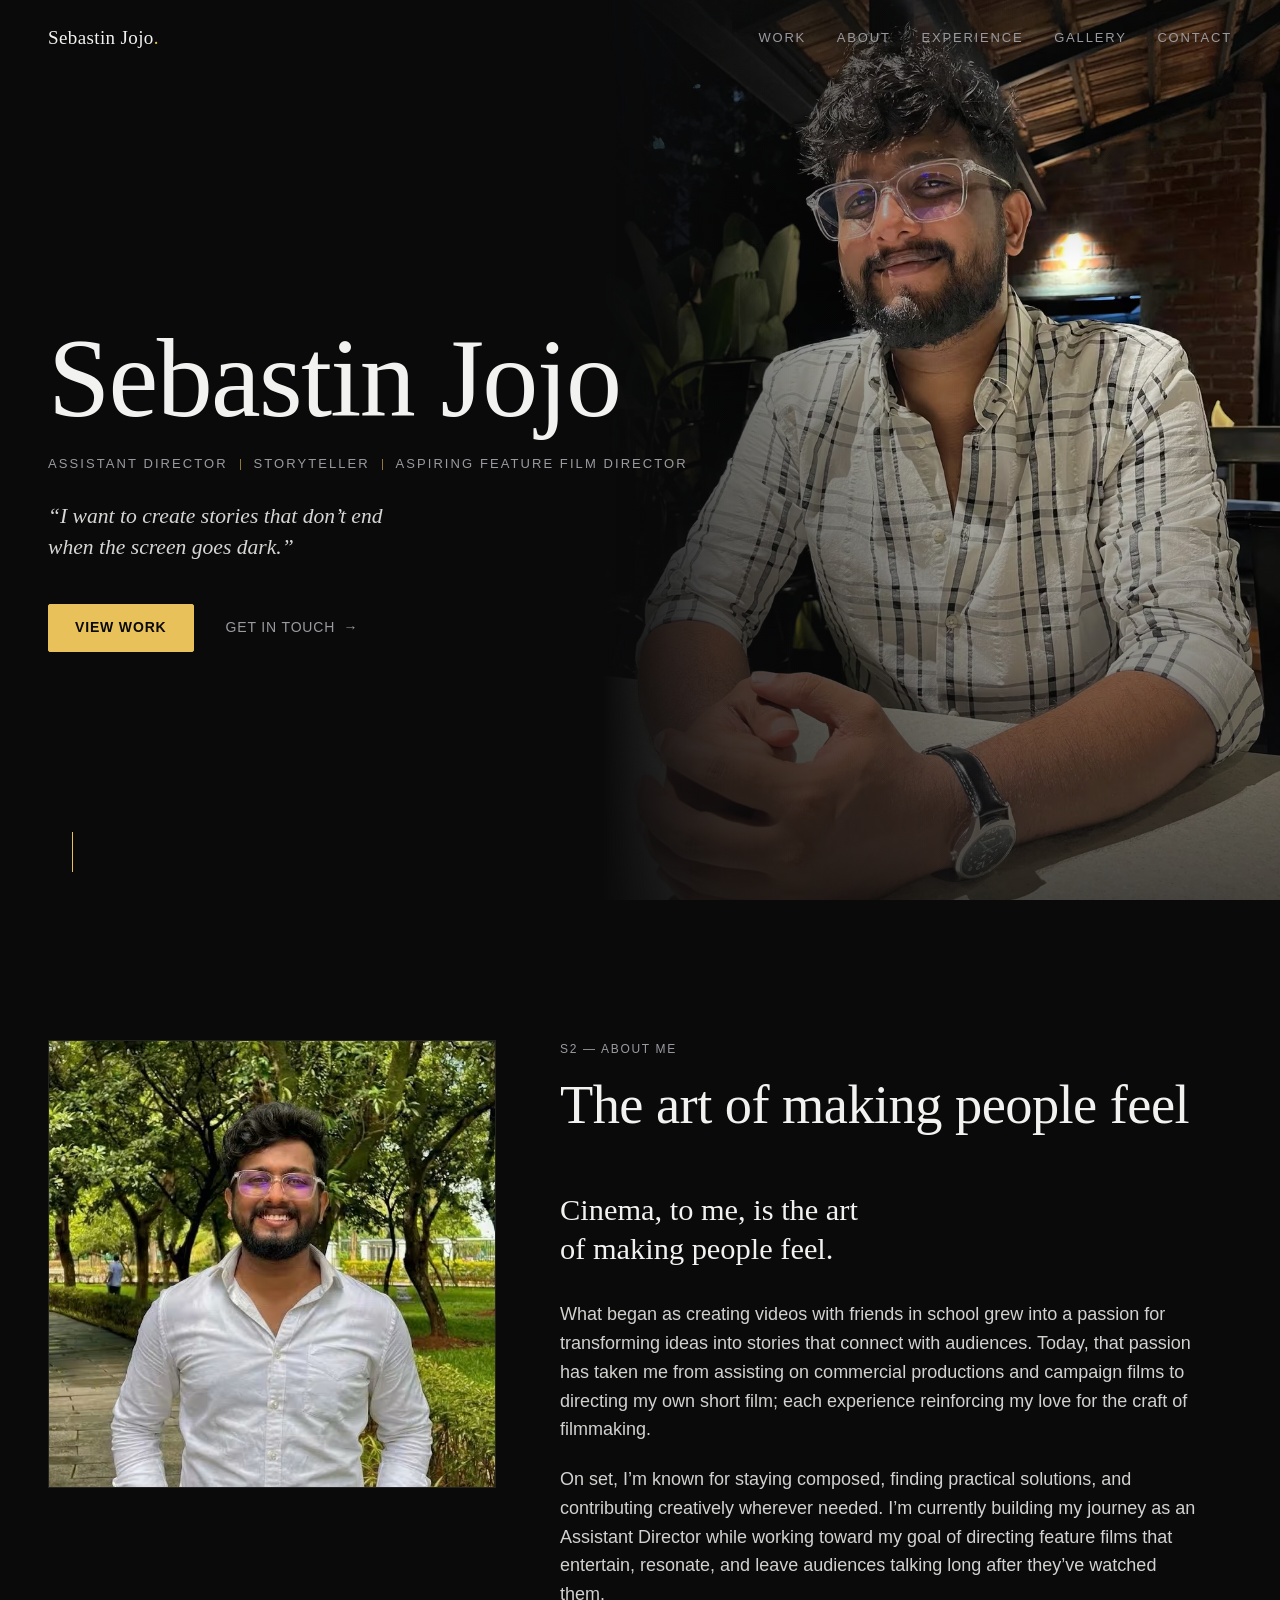
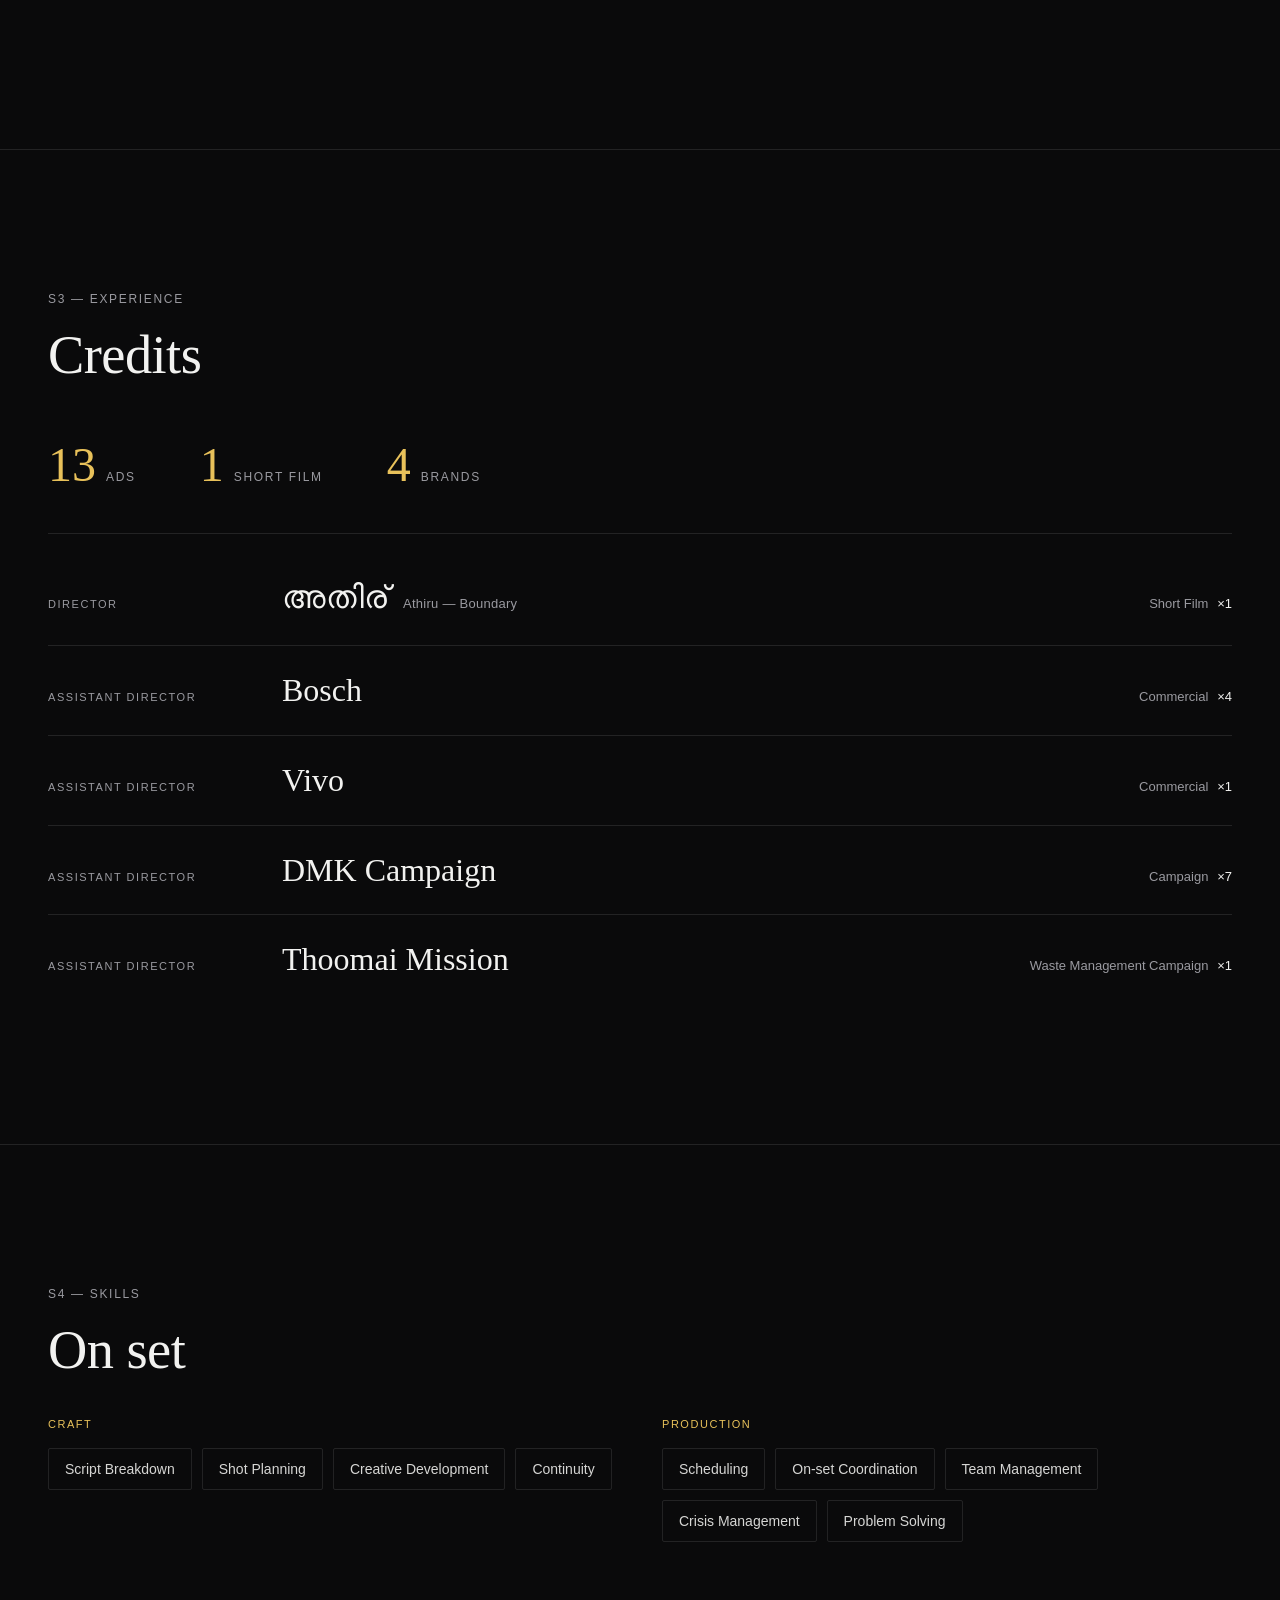
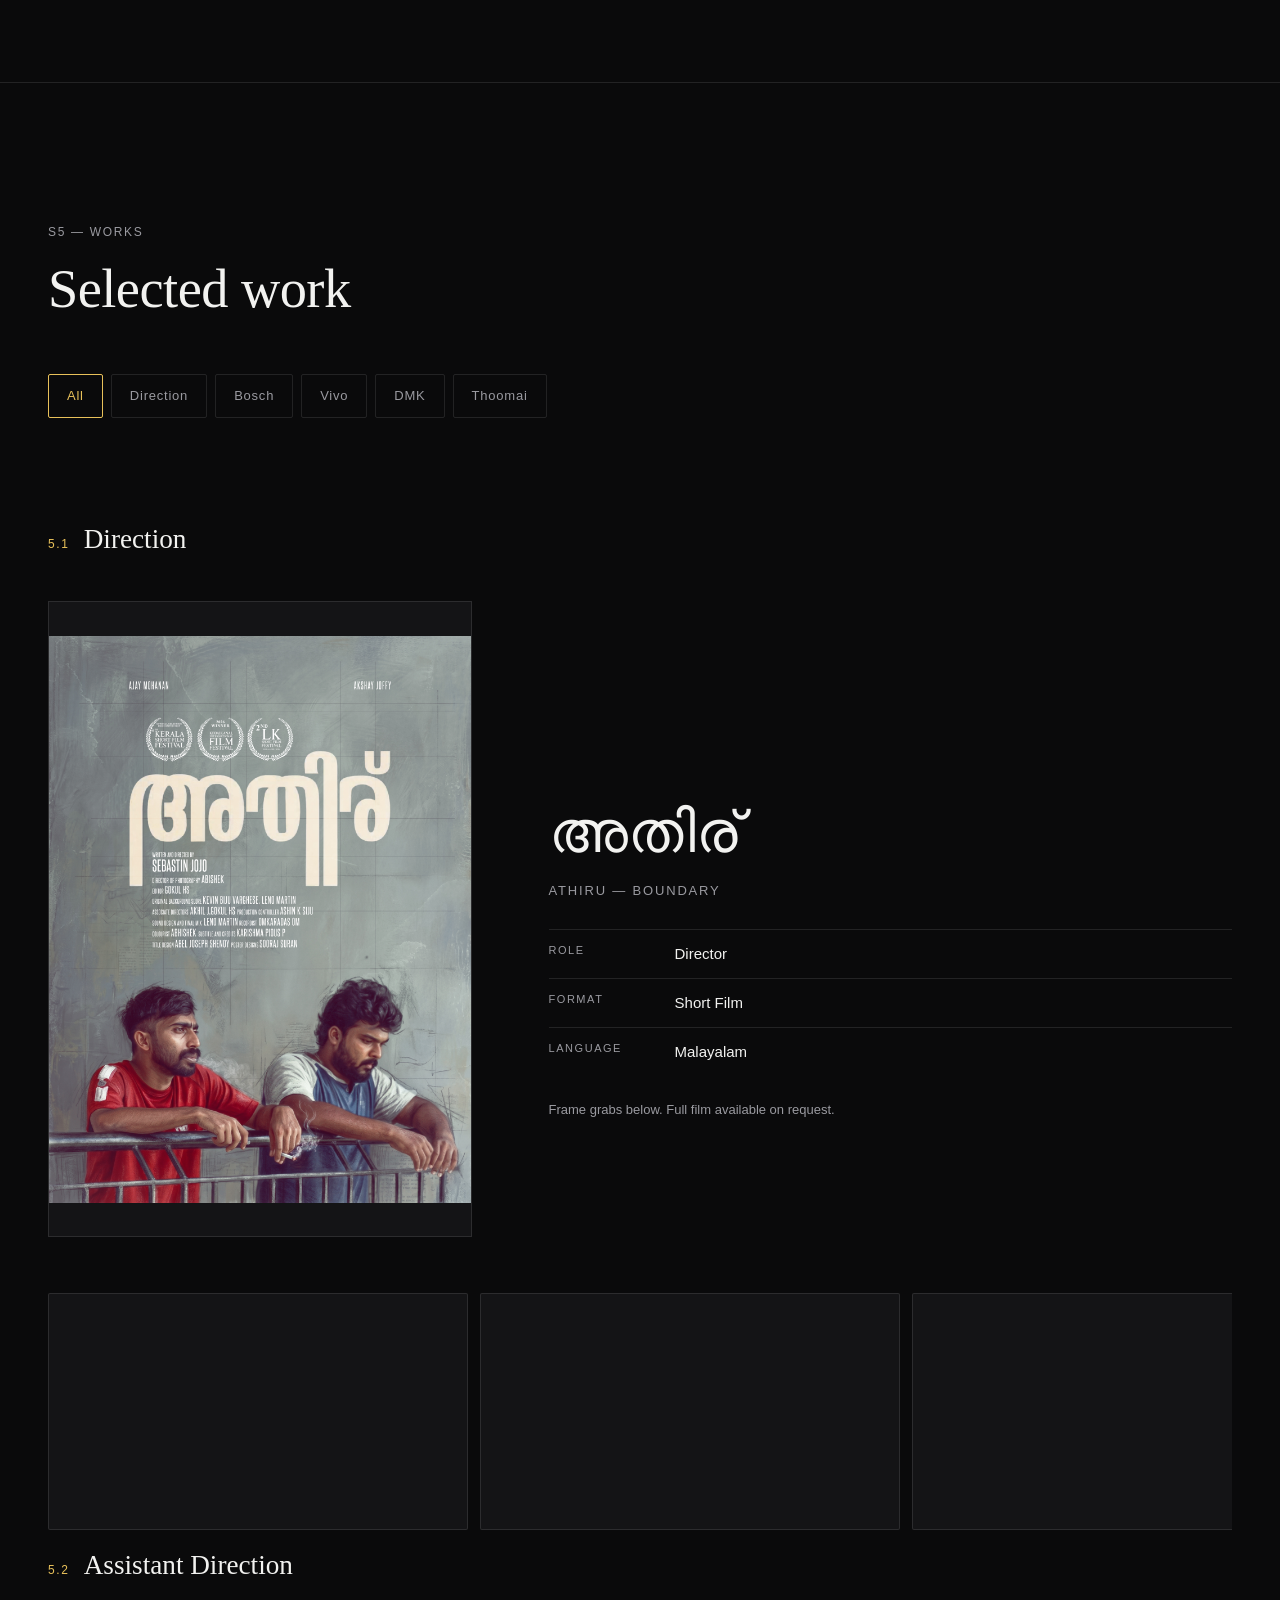
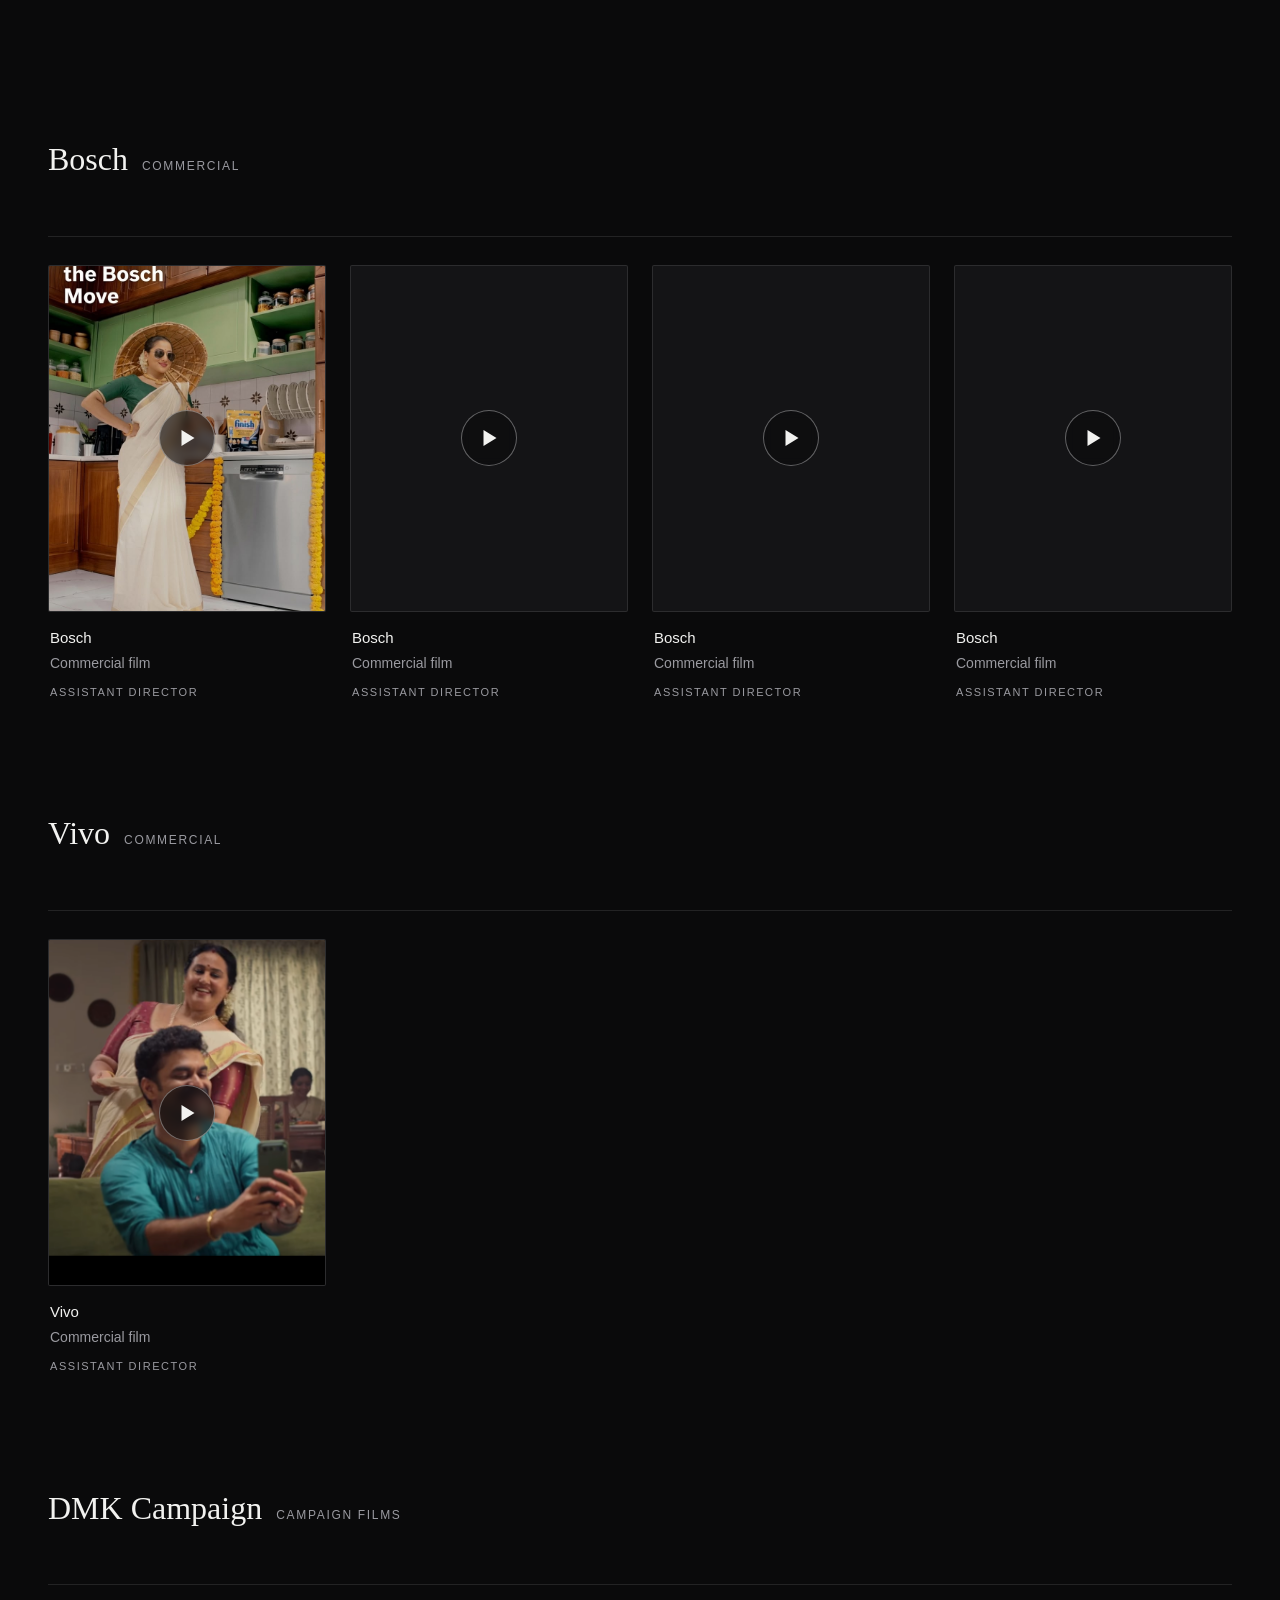
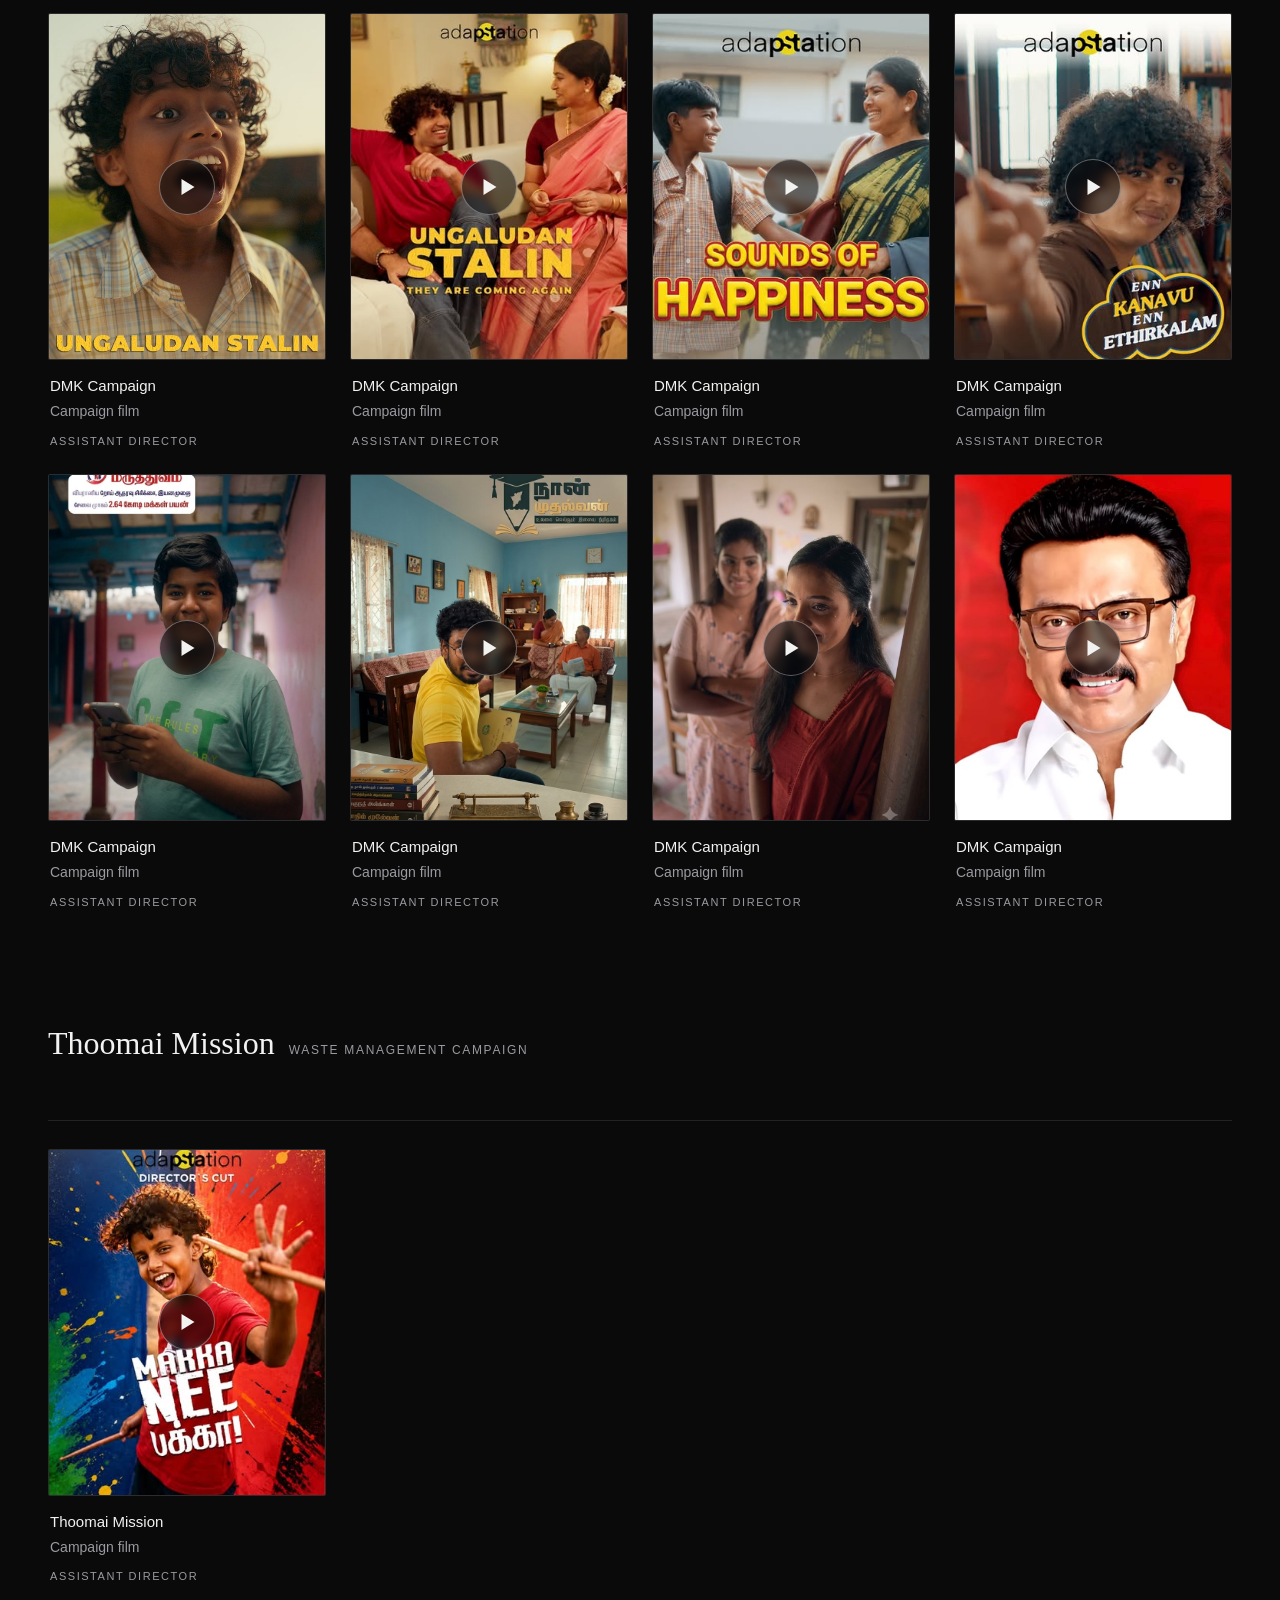
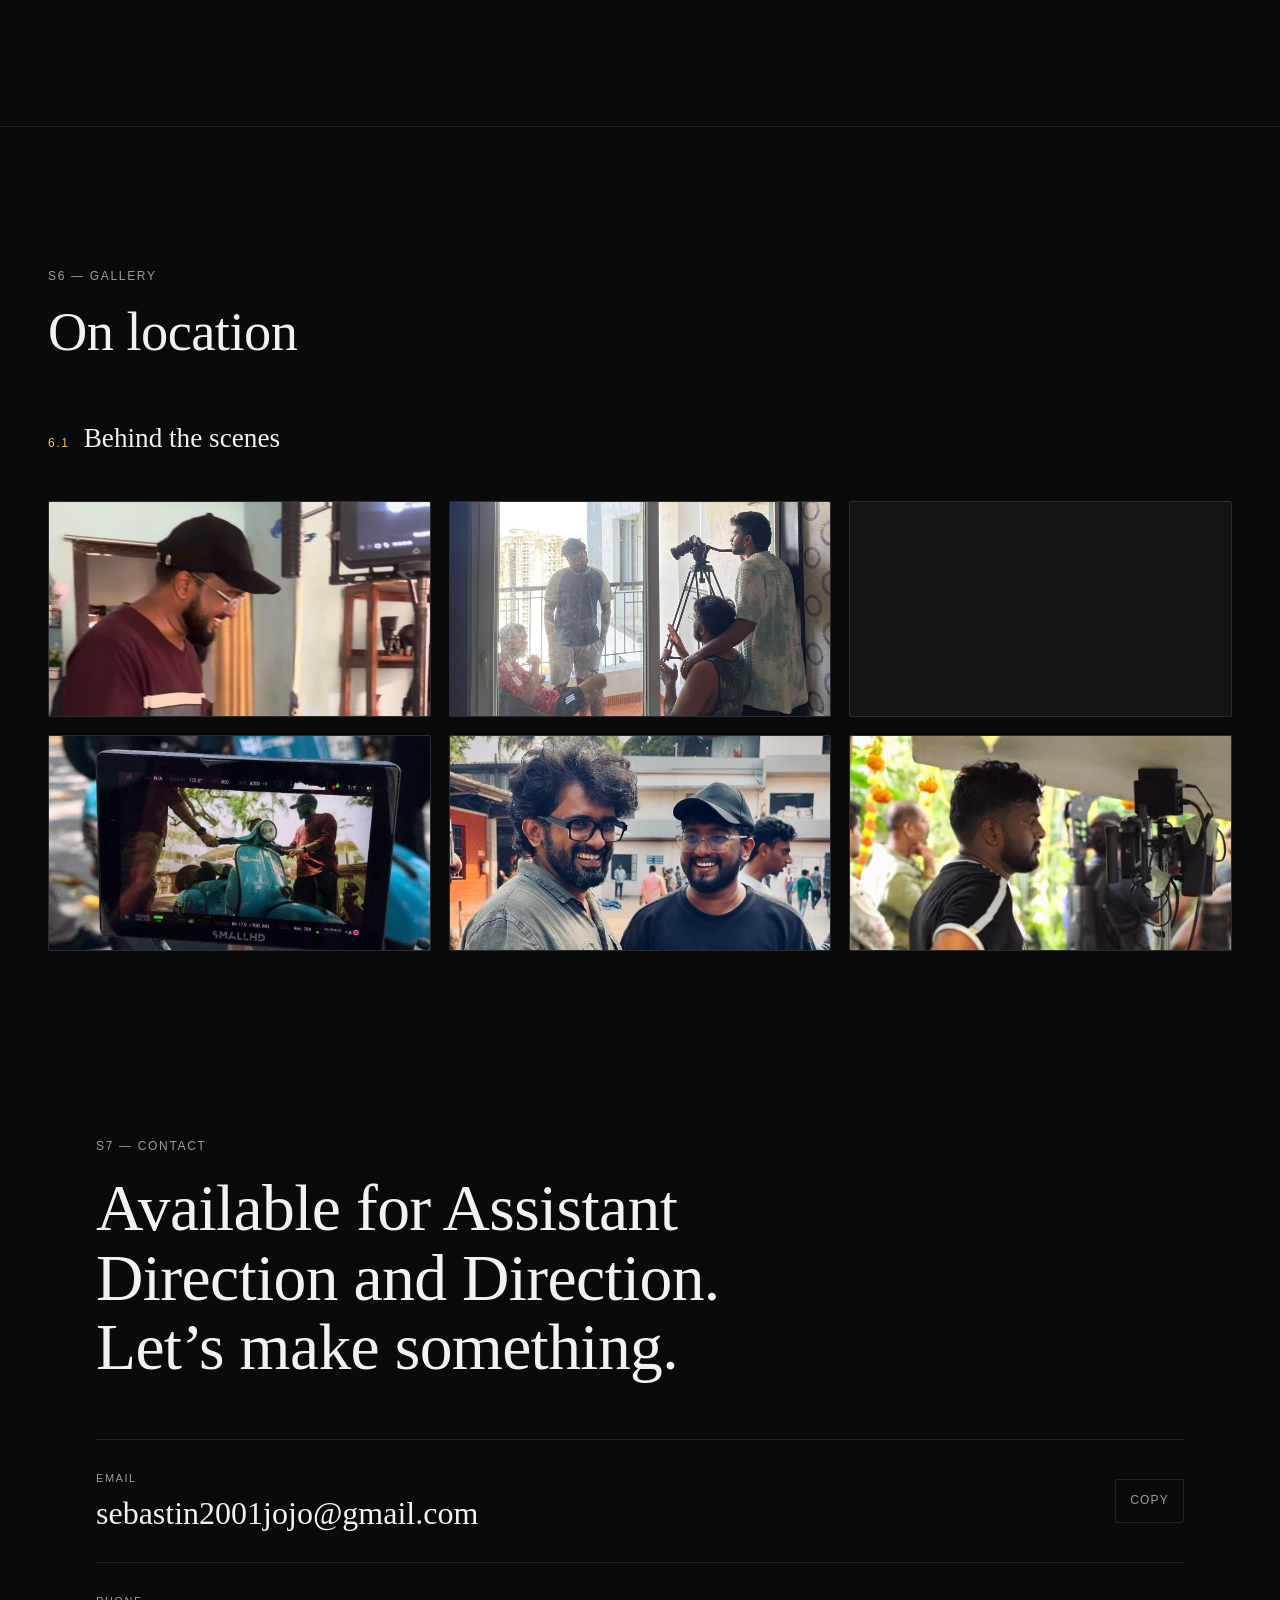
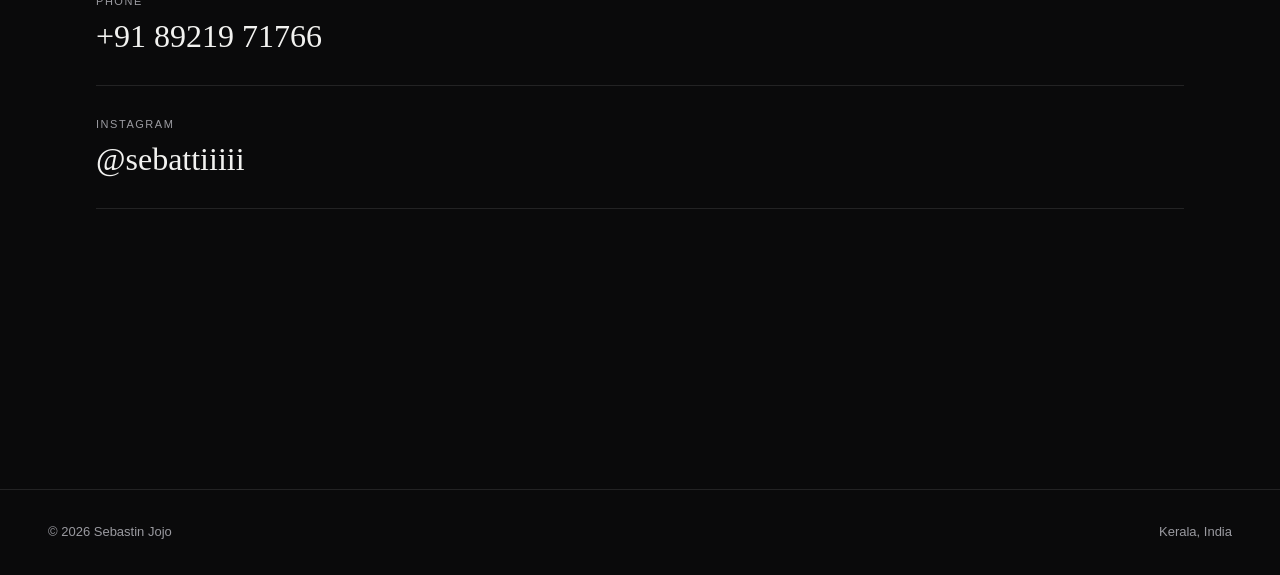
<file: index.html>
<!DOCTYPE html>
<html lang="en" class="no-js">
<head>
<meta charset="utf-8">
<meta name="viewport" content="width=device-width, initial-scale=1">

<!-- ============================================================
     SEO + SHARING  (PRD §10)
     Replace https://sebastinjojo.com/ everywhere below once the
     domain is live (Q6). It appears in: canonical, og:url,
     twitter:url, JSON-LD url, and sitemap.xml.
     ============================================================ -->
<title>Sebastin Jojo — Assistant Director &amp; Filmmaker</title>
<meta name="description" content="Sebastin Jojo is an Assistant Director and storyteller. Commercial and campaign films for Bosch, Vivo, DMK and Thoomai Mission, plus the Malayalam short film Athiru.">
<link rel="canonical" href="https://sebastinjojo.com/">

<meta property="og:type" content="profile">
<meta property="og:title" content="Sebastin Jojo — Assistant Director &amp; Filmmaker">
<meta property="og:description" content="Assistant Director and storyteller. Commercials for Bosch and Vivo, campaign films for DMK and Thoomai Mission, and the short film Athiru.">
<meta property="og:url" content="https://sebastinjojo.com/">
<meta property="og:image" content="https://sebastinjojo.com/assets/og-image.jpg">
<meta property="og:image:width" content="1200">
<meta property="og:image:height" content="630">
<meta property="og:image:alt" content="Sebastin Jojo — Assistant Director, Storyteller, Aspiring Feature Film Director">
<meta property="og:locale" content="en_IN">
<meta property="profile:first_name" content="Sebastin">
<meta property="profile:last_name" content="Jojo">

<meta name="twitter:card" content="summary_large_image">
<meta name="twitter:title" content="Sebastin Jojo — Assistant Director &amp; Filmmaker">
<meta name="twitter:description" content="Assistant Director and storyteller. Commercials for Bosch and Vivo, campaign films for DMK and Thoomai Mission, and the short film Athiru.">
<meta name="twitter:image" content="https://sebastinjojo.com/assets/og-image.jpg">

<meta name="theme-color" content="#0A0A0B">
<link rel="icon" href="assets/favicon.svg" type="image/svg+xml">
<link rel="apple-touch-icon" href="assets/apple-touch-icon.png">

<!-- LCP: the hero portrait is preloaded in its smallest useful form.
     imagesrcset mirrors the <picture> below exactly. -->
<link rel="preload" as="image" type="image/avif"
      href="assets/img/hero/portrait-640.avif"
      imagesrcset="assets/img/hero/portrait-640.avif 640w, assets/img/hero/portrait-1000.avif 1000w, assets/img/hero/portrait-1280.avif 1280w"
      imagesizes="(min-width: 1024px) 52vw, 100vw"
      fetchpriority="high">

<!-- ============================================================
     CRITICAL CSS — first screen only (PRD §9).
     Everything else lives in css/style.css and is loaded without
     blocking render. Do not add page styling here.
     ============================================================ -->
<style>
:root{
  --bg:#0A0A0B; --surface:#141416; --text:#F2F2F0; --text-muted:#8A8A8F;
  --accent:#E8C15A; --rule:rgba(255,255,255,.10); --radius:2px;
  --gutter:clamp(20px,5vw,48px); --maxw:1320px; --header-h:64px;
  --font-display:"Iowan Old Style","Palatino Linotype","Palatino",P052,Georgia,"Times New Roman",serif;
  --font-body:-apple-system,BlinkMacSystemFont,"Segoe UI",Roboto,"Helvetica Neue",Arial,sans-serif;
  --font-ml:"Noto Sans Malayalam","Manjari","Nirmala UI","Malayalam Sangam MN",sans-serif;
  --ease:cubic-bezier(.16,1,.3,1);
}
@media (min-width:1024px){ :root{ --header-h:76px; } }
*,*::before,*::after{box-sizing:border-box}
html{-webkit-text-size-adjust:100%;scroll-behavior:smooth}
body{margin:0;background:var(--bg);color:var(--text);font-family:var(--font-body);
  font-size:17px;line-height:1.6;-webkit-font-smoothing:antialiased;overflow-x:hidden}
@media (min-width:1024px){body{font-size:18px}}
img{display:block;max-width:100%;height:auto}
a{color:inherit}
h1,h2,h3,p,figure,ul,ol{margin:0}
:where(a,button,summary,[tabindex]):focus-visible{outline:2px solid var(--accent);outline-offset:2px;border-radius:var(--radius)}
.container{width:100%;max-width:var(--maxw);margin-inline:auto;padding-inline:var(--gutter)}
.skip{position:absolute;left:-9999px;top:0;z-index:100;background:var(--accent);color:#000;
  padding:12px 18px;font-weight:600}
.skip:focus{left:8px;top:8px}

.site-header{position:fixed;inset:0 0 auto;z-index:60;height:var(--header-h);
  display:flex;align-items:center;transition:background-color .3s var(--ease),border-color .3s var(--ease)}
.site-header::after{content:"";position:absolute;inset:auto 0 0;height:1px;background:transparent;transition:background-color .3s var(--ease)}
.site-header.is-stuck{background:rgba(10,10,11,.78);-webkit-backdrop-filter:blur(14px);backdrop-filter:blur(14px)}
.site-header.is-stuck::after{background:var(--rule)}
.site-header .container{display:flex;align-items:center;justify-content:space-between;gap:16px}
.brand{font-family:var(--font-display);font-size:19px;letter-spacing:.02em;text-decoration:none;
  white-space:nowrap;display:inline-flex;align-items:center;min-height:44px}
.brand span{color:var(--accent)}
.nav__list{display:none}
.nav-toggle{display:inline-flex;align-items:center;justify-content:center;width:44px;height:44px;
  margin-right:-10px;background:none;border:0;color:inherit;cursor:pointer}
.nav-toggle rect{fill:currentColor;transition:transform .3s var(--ease),opacity .2s linear;transform-origin:center}
@media (min-width:768px){
  .nav-toggle{display:none}
  .nav__list{display:flex;gap:clamp(18px,2.4vw,36px);list-style:none;padding:0}
  /* padding-block gives a 44px touch target on tablets without
     changing how the link looks */
  .nav__link{position:relative;display:inline-flex;align-items:center;min-height:44px;
    text-decoration:none;font-size:13px;letter-spacing:.14em;
    text-transform:uppercase;color:var(--text-muted);padding:13px 0;transition:color .25s var(--ease)}
  .nav__link:hover,.nav__link.is-active{color:var(--text)}
  .nav__link::after{content:"";position:absolute;left:0;right:0;bottom:11px;height:1px;
    background:var(--accent);transform:scaleX(0);transform-origin:left;transition:transform .3s var(--ease)}
  .nav__link.is-active::after{transform:scaleX(1)}
}

.hero{position:relative;isolation:isolate}
.hero__media{position:absolute;inset:0;z-index:-1;overflow:hidden}
.hero__media img{width:100%;height:100%;object-fit:cover;object-position:52% 16%}
.hero__scrim{position:absolute;inset:0;
  background:linear-gradient(to bottom,rgba(10,10,11,.72) 0%,rgba(10,10,11,.30) 34%,rgba(10,10,11,.86) 74%,var(--bg) 100%)}
.hero__inner{position:relative;min-height:100vh;min-height:100svh;
  display:flex;flex-direction:column;justify-content:flex-end;
  padding-block:calc(var(--header-h) + 40px) clamp(84px,16vh,132px)}
/* The vh term caps the name on short viewports — 11vw of a landscape phone
   is ~93px, which pushes the CTAs off the bottom of a 390px-tall screen. */
.hero__name{font-family:var(--font-display);font-weight:400;line-height:.98;
  font-size:clamp(2.75rem,min(11vw,15vh),7rem);letter-spacing:-.015em;text-wrap:balance}
/* Three roles do not fit on one line inside the hero's text column at most
   widths, and a wrapped separator always looks like a mistake. So they stack
   as a title card until there is genuinely room for the inline rules. */
.hero__role{margin-top:20px;font-size:clamp(11px,2.6vw,13px);letter-spacing:.16em;
  text-transform:uppercase;color:var(--text-muted);
  display:flex;flex-direction:column;gap:.45em}
.hero__role span{display:inline-flex;align-items:center;white-space:nowrap}
@media (min-width:1200px){
  .hero__role{flex-direction:row;align-items:center;gap:.95em}
  .hero__role span + span::before{content:"";width:1px;height:.9em;
    background:var(--accent);opacity:.6;margin-right:.95em}
}
.hero__quote{margin-top:26px;max-width:34ch;font-family:var(--font-display);font-style:italic;
  font-size:clamp(1.05rem,3.4vw,1.35rem);line-height:1.45;color:rgba(242,242,240,.88)}
/* The full-bleed treatment above needs a tall viewport — cropping a 3:4
   portrait into a short landscape box lands on the dark ceiling and the hero
   reads as a black screen. So the two-column split takes over whenever the
   viewport is landscape-ish, not only at desktop widths. */
@media (min-width:1024px), (min-width:640px) and (min-aspect-ratio:1/1){
  .hero__media{left:47%;top:0;bottom:0;right:0}
  .hero__media img{object-position:50% 12%}
  .hero__scrim{background:linear-gradient(to right,var(--bg) 0%,rgba(10,10,11,.55) 18%,rgba(10,10,11,0) 62%),
    linear-gradient(to bottom,rgba(10,10,11,.55) 0%,rgba(10,10,11,0) 30%,rgba(10,10,11,.75) 100%)}
  .hero__inner{justify-content:center;padding-block:var(--header-h) 0}
  .hero__text{max-width:min(46vw,640px)}
}
/* Landscape phones: tighten the vertical rhythm so the CTAs stay on screen */
@media (max-height:520px) and (min-aspect-ratio:1/1){
  .hero__role{margin-top:12px}
  .hero__quote{margin-top:14px}
  .hero__cta{margin-top:18px}
}
</style>

<link rel="preload" as="style" href="css/style.css" onload="this.onload=null;this.rel='stylesheet'">
<noscript><link rel="stylesheet" href="css/style.css"></noscript>
<script>document.documentElement.classList.remove('no-js');</script>

<!-- JSON-LD Person schema (PRD SEO-5) -->
<script type="application/ld+json">
{
  "@context": "https://schema.org",
  "@type": "Person",
  "name": "Sebastin Jojo",
  "jobTitle": "Assistant Director",
  "description": "Assistant Director, storyteller and aspiring feature film director working across commercials, campaign films and short fiction.",
  "url": "https://sebastinjojo.com/",
  "image": "https://sebastinjojo.com/assets/og-image.jpg",
  "email": "mailto:sebastin2001jojo@gmail.com",
  "telephone": "+91-89219-71766",
  "address": { "@type": "PostalAddress", "addressRegion": "Kerala", "addressCountry": "IN" },
  "knowsLanguage": ["en", "ml"],
  "sameAs": ["https://www.instagram.com/sebattiiiii"],
  "knowsAbout": ["Filmmaking", "Assistant Direction", "Script Breakdown", "Shot Planning", "Continuity"]
}
</script>
</head>

<body>
<a class="skip" href="#main">Skip to content</a>

<!-- ================= HEADER / NAV (PRD §4) ================= -->
<header class="site-header" id="header">
  <div class="container">
    <a class="brand" href="#home">Sebastin Jojo<span>.</span></a>

    <nav id="nav" aria-label="Primary">
      <ul class="nav__list">
        <li><a class="nav__link" href="#works">Work</a></li>
        <li><a class="nav__link" href="#about">About</a></li>
        <li><a class="nav__link" href="#experience">Experience</a></li>
        <li><a class="nav__link" href="#gallery">Gallery</a></li>
        <li><a class="nav__link" href="#contact">Contact</a></li>
      </ul>
    </nav>

    <button class="nav-toggle" id="nav-toggle" aria-expanded="false" aria-controls="nav-overlay" aria-label="Open menu">
      <svg width="24" height="16" viewBox="0 0 24 16" aria-hidden="true" focusable="false">
        <rect class="bar bar--1" y="0" width="24" height="1.5"></rect>
        <rect class="bar bar--2" y="7.25" width="24" height="1.5"></rect>
        <rect class="bar bar--3" y="14.5" width="24" height="1.5"></rect>
      </svg>
    </button>
  </div>
</header>

<!-- Mobile full-screen menu (PRD §4, < 768px) -->
<div class="nav-overlay" id="nav-overlay" hidden>
  <nav aria-label="Mobile">
    <ul>
      <li><a href="#works">Work</a></li>
      <li><a href="#about">About</a></li>
      <li><a href="#experience">Experience</a></li>
      <li><a href="#skills">Skills</a></li>
      <li><a href="#gallery">Gallery</a></li>
      <li><a href="#contact">Contact</a></li>
    </ul>
  </nav>
  <div class="nav-overlay__foot">
    <a href="tel:+918921971766">+91 89219 71766</a>
    <a href="https://www.instagram.com/sebattiiiii" target="_blank" rel="noopener noreferrer">Instagram</a>
  </div>
</div>

<main id="main">

<!-- ======================= S1 — HERO ======================= -->
<section class="hero" id="home" aria-labelledby="hero-name">
  <div class="hero__media">
    <picture>
      <source type="image/avif"
              srcset="assets/img/hero/portrait-640.avif 640w, assets/img/hero/portrait-1000.avif 1000w, assets/img/hero/portrait-1280.avif 1280w"
              sizes="(min-width: 1024px) 52vw, 100vw">
      <source type="image/webp"
              srcset="assets/img/hero/portrait-640.webp 640w, assets/img/hero/portrait-1000.webp 1000w, assets/img/hero/portrait-1280.webp 1280w"
              sizes="(min-width: 1024px) 52vw, 100vw">
      <img src="assets/img/hero/portrait-1000.jpg"
           srcset="assets/img/hero/portrait-640.jpg 640w, assets/img/hero/portrait-1000.jpg 1000w, assets/img/hero/portrait-1280.jpg 1280w"
           sizes="(min-width: 1024px) 52vw, 100vw"
           width="1280" height="1707" fetchpriority="high" decoding="async"
           alt="Portrait of Sebastin Jojo">
    </picture>
    <div class="hero__scrim"></div>
  </div>

  <div class="container hero__inner">
    <div class="hero__text">
      <h1 class="hero__name" id="hero-name">Sebastin Jojo</h1>
      <p class="hero__role"><span>Assistant Director</span><span>Storyteller</span><span>Aspiring Feature Film Director</span></p>
      <p class="hero__quote">&ldquo;I want to create stories that don&rsquo;t end when the screen goes dark.&rdquo;</p>
      <div class="hero__cta">
        <a class="btn" href="#works">View Work</a>
        <a class="link-arrow" href="#contact">Get in touch</a>
      </div>
    </div>
  </div>

  <a class="hero__cue" href="#about" aria-label="Scroll to About">
    <span class="hero__cue-line"></span>
  </a>
</section>

<!-- ======================= S2 — ABOUT ======================= -->
<section class="section section--about" id="about" aria-labelledby="about-title">
  <div class="container about">
    <div class="about__media reveal">
      <figure>
        <picture>
          <source type="image/avif" srcset="assets/img/about/sebu.avif 600w, assets/img/about/sebu.avif 900w" sizes="(min-width: 1024px) 34vw, 100vw">
          <source type="image/webp" srcset="assets/img/about/sebu.webp 600w, assets/img/about/sebu.webp 900w" sizes="(min-width: 1024px) 34vw, 100vw">
          <img src="assets/img/about/sebu.jpeg"
               srcset="assets/img/about/sebu.jpeg 600w, assets/img/about/sebu.jpeg 900w"
               sizes="(min-width: 1024px) 34vw, 100vw"
               width="900" height="1125" loading="lazy" decoding="async"
               alt="Sebastin Jojo, Assistant Director">
        </picture>
      </figure>
    </div>

    <div class="about__body">
      <p class="label reveal">S2 &mdash; About me</p>
      <h2 class="section__title reveal" id="about-title">The art of making people feel</h2>
      <p class="about__lead reveal">Cinema, to me, is the art of making people feel.</p>
      <div class="prose reveal">
        <p>What began as creating videos with friends in school grew into a passion for transforming ideas into stories that connect with audiences. Today, that passion has taken me from assisting on commercial productions and campaign films to directing my own short film; each experience reinforcing my love for the craft of filmmaking.</p>
        <p>On set, I&rsquo;m known for staying composed, finding practical solutions, and contributing creatively wherever needed. I&rsquo;m currently building my journey as an Assistant Director while working toward my goal of directing feature films that entertain, resonate, and leave audiences talking long after they&rsquo;ve watched them.</p>
      </div>
    </div>
  </div>
</section>

<!-- ===================== S3 — EXPERIENCE ===================== -->
<section class="section" id="experience" aria-labelledby="experience-title">
  <div class="container">
    <p class="label reveal">S3 &mdash; Experience</p>
    <h2 class="section__title reveal" id="experience-title">Credits</h2>

    <!-- Summary stat strip (S3-R4) — keep in sync with the credits below -->
    <ul class="stats reveal">
      <li class="stat"><span class="stat__num">13</span><span class="stat__label">Ads</span></li>
      <li class="stat"><span class="stat__num">1</span><span class="stat__label">Short film</span></li>
      <li class="stat"><span class="stat__num">4</span><span class="stat__label">Brands</span></li>
    </ul>

    <ol class="credits reveal">

      <!-- CREDIT ROW — copy this whole <li> to add a new credit -->
      <li class="credit">
        <a class="credit__row" href="#work-athiru">
          <span class="credit__role">Director</span>
          <span class="credit__project">
            <span lang="ml" class="ml">അതിര്</span>
            <span class="credit__alt">Athiru &mdash; Boundary</span>
          </span>
          <span class="credit__meta">Short Film <b>&times;1</b></span>
        </a>
      </li>
      <!-- /CREDIT ROW -->

      <li class="credit">
        <a class="credit__row" href="#client-bosch">
          <span class="credit__role">Assistant Director</span>
          <span class="credit__project">Bosch</span>
          <span class="credit__meta">Commercial <b>&times;4</b></span>
        </a>
      </li>

      <li class="credit">
        <a class="credit__row" href="#client-vivo">
          <span class="credit__role">Assistant Director</span>
          <span class="credit__project">Vivo</span>
          <span class="credit__meta">Commercial <b>&times;1</b></span>
        </a>
      </li>

      <li class="credit">
        <a class="credit__row" href="#client-dmk">
          <span class="credit__role">Assistant Director</span>
          <span class="credit__project">DMK Campaign</span>
          <span class="credit__meta">Campaign <b>&times;7</b></span>
        </a>
      </li>

      <li class="credit">
        <a class="credit__row" href="#client-thoomai">
          <span class="credit__role">Assistant Director</span>
          <span class="credit__project">Thoomai Mission</span>
          <span class="credit__meta">Waste Management Campaign <b>&times;1</b></span>
        </a>
      </li>

    </ol>
  </div>
</section>

<!-- ======================= S4 — SKILLS ======================= -->
<section class="section section--skills" id="skills" aria-labelledby="skills-title">
  <div class="container">
    <p class="label reveal">S4 &mdash; Skills</p>
    <h2 class="section__title reveal" id="skills-title">On set</h2>

    <div class="skills">
      <div class="skills__group reveal">
        <h3 class="skills__label">Craft</h3>
        <ul class="chips">
          <li class="chip" style="--i:0">Script Breakdown</li>
          <li class="chip" style="--i:1">Shot Planning</li>
          <li class="chip" style="--i:2">Creative Development</li>
          <li class="chip" style="--i:3">Continuity</li>
        </ul>
      </div>
      <div class="skills__group reveal">
        <h3 class="skills__label">Production</h3>
        <ul class="chips">
          <li class="chip" style="--i:0">Scheduling</li>
          <li class="chip" style="--i:1">On-set Coordination</li>
          <li class="chip" style="--i:2">Team Management</li>
          <li class="chip" style="--i:3">Crisis Management</li>
          <li class="chip" style="--i:4">Problem Solving</li>
        </ul>
      </div>
    </div>
  </div>
</section>

<!-- ======================== S5 — WORKS ======================== -->
<section class="section section--works" id="works" aria-labelledby="works-title">
  <div class="container">
    <p class="label reveal">S5 &mdash; Works</p>
    <h2 class="section__title reveal" id="works-title">Selected work</h2>

    <!-- Filters (S5-R13). Each chip targets [data-client] blocks below. -->
    <div class="filters reveal" role="group" aria-label="Filter work by client">
      <button class="filter is-active" type="button" data-filter="all" aria-pressed="true">All</button>
      <button class="filter" type="button" data-filter="direction" aria-pressed="false">Direction</button>
      <button class="filter" type="button" data-filter="bosch" aria-pressed="false">Bosch</button>
      <button class="filter" type="button" data-filter="vivo" aria-pressed="false">Vivo</button>
      <button class="filter" type="button" data-filter="dmk" aria-pressed="false">DMK</button>
      <button class="filter" type="button" data-filter="thoomai" aria-pressed="false">Thoomai</button>
    </div>
    <p class="filters__status" id="filter-status" role="status" aria-live="polite"></p>
  </div>

  <!-- ------------------- 5.1 DIRECTION ------------------- -->
  <div class="work-block" data-client="direction" id="work-athiru">
    <div class="container">
      <h3 class="subhead reveal"><span class="subhead__num">5.1</span> Direction</h3>

      <div class="feature reveal">
        <figure class="feature__poster">
          <!-- Poster is a 2:3 film poster and is never cropped (S5-R2).
               Replace athiru-poster.svg with athiru-poster.jpg (800×1200). -->
          <img src="assets/img/athiru/athiru-fl-poster.jpg" width="800" height="1200"
               loading="lazy" decoding="async"
               alt="Poster for the short film Athiru, directed by Sebastin Jojo">
        </figure>

        <div class="feature__body">
          <h4 class="feature__title">
            <span lang="ml" class="ml">അതിര്</span>
            <span class="feature__alt">Athiru &mdash; Boundary</span>
          </h4>

          <dl class="meta">
            <div class="meta__row"><dt>Role</dt><dd>Director</dd></div>
            <div class="meta__row"><dt>Format</dt><dd>Short Film</dd></div>
            <div class="meta__row"><dt>Language</dt><dd>Malayalam</dd></div>
            <!-- TODO (PRD Q2 — blocking): uncomment and fill once confirmed.
            <div class="meta__row"><dt>Year</dt><dd>2025</dd></div>
            <div class="meta__row"><dt>Runtime</dt><dd>14 min</dd></div>
            <div class="meta__row"><dt>Genre</dt><dd>Drama</dd></div>
            -->
          </dl>

          <!-- TODO (PRD Q2 — blocking): one or two sentence logline.
          <p class="feature__logline">A one-sentence logline goes here.</p>
          -->

          <!-- TODO (PRD Q3): if a trailer exists, this becomes the lead element.
               Swap data-id for the YouTube id and delete hidden.
          <button class="btn" type="button" data-lightbox="video" data-platform="youtube"
                  data-id="YOUTUBE_ID" data-title="Athiru — trailer">Watch the trailer</button>
          -->

          <p class="feature__note">Frame grabs below. Full film available on request.</p>
        </div>
      </div>

      <!-- Frame-grab filmstrip (S5-R4): native scroll-snap, no JS library.
           These same files are reused by the Gallery (S6-R7) — do not duplicate. -->
      <div class="filmstrip reveal" role="region" aria-label="Frame grabs from Athiru" tabindex="0">
        <!-- FRAME GRAB — copy this whole <button> to add another -->
        <button class="grab" type="button" data-lightbox="image" data-group="grabs"
                data-full="assets/img/athiru/athiru-fl-poster.jpg"
                data-caption="Frame grab from Athiru">
          <img src="assets/img/athiru/athiru-grab-1.jpg" width="1200" height="675"
               loading="lazy" decoding="async" alt="Frame grab from the short film Athiru">
        </button>
        <!-- /FRAME GRAB -->
        <button class="grab" type="button" data-lightbox="image" data-group="grabs" data-full="assets/img/athiru/athiru-grab-2.jpg" data-caption="Frame grab from Athiru"><img src="assets/img/athiru/athiru-grab-2.jpg" width="1200" height="675" loading="lazy" decoding="async" alt="Frame grab from the short film Athiru"></button>
        
        <button class="grab" type="button" data-lightbox="image" data-group="grabs" data-full="assets/img/athiru/athiru-grab-5.jpg" data-caption="Frame grab from Athiru"><img src="assets/img/athiru/athiru-grab-5.jpg" width="1200" height="675" loading="lazy" decoding="async" alt="Frame grab from the short film Athiru"></button>
        <button class="grab" type="button" data-lightbox="image" data-group="grabs" data-full="assets/img/athiru/athiru-grab-6.jpg" data-caption="Frame grab from Athiru"><img src="assets/img/athiru/athiru-grab-6.jpg" width="1200" height="675" loading="lazy" decoding="async" alt="Frame grab from the short film Athiru"></button>
        <button class="grab" type="button" data-lightbox="image" data-group="grabs" data-full="assets/img/athiru/athiru-grab-7.jpg" data-caption="Frame grab from Athiru"><img src="assets/img/athiru/athiru-grab-7.jpg" width="1200" height="675" loading="lazy" decoding="async" alt="Frame grab from the short film Athiru"></button>
        <button class="grab" type="button" data-lightbox="image" data-group="grabs" data-full="assets/img/athiru/athiru-grab-8.jpg" data-caption="Frame grab from Athiru"><img src="assets/img/athiru/athiru-grab-8.jpg" width="1200" height="675" loading="lazy" decoding="async" alt="Frame grab from the short film Athiru"></button>
        <button class="grab" type="button" data-lightbox="image" data-group="grabs" data-full="assets/img/athiru/athiru-grab-4.jpg" data-caption="Frame grab from Athiru"><img src="assets/img/athiru/athiru-grab-4.jpg" width="1200" height="675" loading="lazy" decoding="async" alt="Frame grab from the short film Athiru"></button>
        <button class="grab" type="button" data-lightbox="image" data-group="grabs" data-full="assets/img/athiru/athiru-grab-3.jpg" data-caption="Frame grab from Athiru"><img src="assets/img/athiru/athiru-grab-3.jpg" width="1200" height="675" loading="lazy" decoding="async" alt="Frame grab from the short film Athiru"></button>
      </div>
    </div>
  </div>

  <!-- --------------- 5.2 ASSISTANT DIRECTION --------------- -->
  <div class="container">
    <h3 class="subhead reveal" id="assistant-direction"><span class="subhead__num">5.2</span> Assistant Direction</h3>
  </div>

  <!-- ===== CLIENT GROUP — Bosch ===== -->
  <div class="work-group" data-client="bosch" id="client-bosch">
    <div class="container">
      <div class="work-group__head reveal">
        <h4 class="work-group__name">Bosch</h4>
        <p class="work-group__type">Commercial</p>
      </div>
      <ul class="work-grid">

        <!-- WORK CARD — copy this whole <li> to add a new one.
             data-platform: instagram | youtube
             data-id:       the reel/post shortcode, or the YouTube video id
             href:          always the real public URL (works with JS off, S5-R14) -->
        <li class="work-card reveal" style="--i:0">
          <a class="work-card__link" href="https://www.instagram.com/reel/Dbatiwgse2q/"
             target="_blank" rel="noopener noreferrer"
             data-lightbox="video" data-platform="instagram" data-id="Dbatiwgse2q"
             data-title="Bosch — commercial film">
            <span class="work-card__media">
              <img src="assets/img/bosch/Bosch1.jpeg" width="1100" height="1350"
                   loading="lazy" decoding="async" alt="Still from a Bosch commercial film">
              <span class="work-card__play" aria-hidden="true"></span>
            </span>
            <span class="work-card__info">
              <span class="work-card__client">Bosch</span>
              <span class="work-card__title">Commercial film</span>
              <span class="work-card__role">Assistant Director</span>
            </span>
          </a>
        </li>
        <li class="work-card reveal" style="--i:0">
          <a class="work-card__link" href="https://www.instagram.com/reels/DcBB24iCiJT/"
             target="_blank" rel="noopener noreferrer"
             data-lightbox="video" data-platform="instagram" data-id="Dbatiwgse2q"
             data-title="Bosch — commercial film">
            <span class="work-card__media">
              <img src="assets/img/bosch/bosch2.jpeg" width="1100" height="1350"
                   loading="lazy" decoding="async" alt="Still from a Bosch commercial film">
              <span class="work-card__play" aria-hidden="true"></span>
            </span>
            <span class="work-card__info">
              <span class="work-card__client">Bosch</span>
              <span class="work-card__title">Commercial film</span>
              <span class="work-card__role">Assistant Director</span>
            </span>
          </a>
        </li>
        <li class="work-card reveal" style="--i:0">
          <a class="work-card__link" href="https://www.instagram.com/reels/Dbf18k7D7qv/"
             target="_blank" rel="noopener noreferrer"
             data-lightbox="video" data-platform="instagram" data-id="Dbatiwgse2q"
             data-title="Bosch — commercial film">
            <span class="work-card__media">
              <img src="assets/img/bosch/bosch3.jpeg" width="1100" height="1350"
                   loading="lazy" decoding="async" alt="Still from a Bosch commercial film">
              <span class="work-card__play" aria-hidden="true"></span>
            </span>
            <span class="work-card__info">
              <span class="work-card__client">Bosch</span>
              <span class="work-card__title">Commercial film</span>
              <span class="work-card__role">Assistant Director</span>
            </span>
          </a>
        </li>
        <li class="work-card reveal" style="--i:0">
          <a class="work-card__link" href="https://www.instagram.com/reels/DbdRK75iKic/"
             target="_blank" rel="noopener noreferrer"
             data-lightbox="video" data-platform="instagram" data-id="Dbatiwgse2q"
             data-title="Bosch — commercial film">
            <span class="work-card__media">
              <img src="assets/img/bosch/Bosch4.jpeg" width="1100" height="1350"
                   loading="lazy" decoding="async" alt="Still from a Bosch commercial film">
              <span class="work-card__play" aria-hidden="true"></span>
            </span>
            <span class="work-card__info">
              <span class="work-card__client">Bosch</span>
              <span class="work-card__title">Commercial film</span>
              <span class="work-card__role">Assistant Director</span>
            </span>
          </a>
        </li>
        <!-- /WORK CARD -->

        <!-- PRD Q1 (BLOCKING): the brief lists 4 Bosch films, but 3 of the 4 URLs
             are byte-identical to the Vivo reel (Db5VkSfx8Di) and were therefore
             not published. Paste the 3 correct Bosch reel shortcodes below and
             uncomment. Thumbnails already exist: thumb-bosch-02/03/04.svg
        <li class="work-card reveal" style="--i:1">
          <a class="work-card__link" href="https://www.instagram.com/reel/SHORTCODE/"
             target="_blank" rel="noopener noreferrer"
             data-lightbox="video" data-platform="instagram" data-id="SHORTCODE"
             data-title="Bosch — commercial film">
            <span class="work-card__media">
              <img src="assets/img/works/thumb-bosch-02.svg" width="1080" height="1350" loading="lazy" decoding="async" alt="Still from a Bosch commercial film">
              <span class="work-card__play" aria-hidden="true"></span>
            </span>
            <span class="work-card__info">
              <span class="work-card__client">Bosch</span>
              <span class="work-card__title">Commercial film</span>
              <span class="work-card__role">Assistant Director</span>
            </span>
          </a>
        </li>
        -->

      </ul>
    </div>
  </div>

  <!-- ===== CLIENT GROUP — Vivo ===== -->
  <div class="work-group" data-client="vivo" id="client-vivo">
    <div class="container">
      <div class="work-group__head reveal">
        <h4 class="work-group__name">Vivo</h4>
        <p class="work-group__type">Commercial</p>
      </div>
      <ul class="work-grid">
        <li class="work-card reveal" style="--i:0">
          <a class="work-card__link" href="https://www.instagram.com/reel/Db5VkSfx8Di/"
             target="_blank" rel="noopener noreferrer"
             data-lightbox="video" data-platform="instagram" data-id="Db5VkSfx8Di"
             data-title="Vivo — commercial film">
            <span class="work-card__media">
              <img src="assets/img/vivo/Vivo.png" width="1100" height="1350"
                   loading="lazy" decoding="async" alt="Still from a Vivo commercial film">
              <span class="work-card__play" aria-hidden="true"></span>
            </span>
            <span class="work-card__info">
              <span class="work-card__client">Vivo</span>
              <span class="work-card__title">Commercial film</span>
              <span class="work-card__role">Assistant Director</span>
            </span>
          </a>
        </li>
      </ul>
    </div>
  </div>

  <!-- ===== CLIENT GROUP — DMK Campaign ===== -->
  <div class="work-group" data-client="dmk" id="client-dmk">
    <div class="container">
      <div class="work-group__head reveal">
        <h4 class="work-group__name">DMK Campaign</h4>
        <p class="work-group__type">Campaign films</p>
      </div>
      <ul class="work-grid">

        <li class="work-card reveal" style="--i:0">
          <a class="work-card__link" href="https://www.instagram.com/reel/DOlAZZWErRW/" target="_blank" rel="noopener noreferrer"
             data-lightbox="video" data-platform="instagram" data-id="DOlAZZWErRW" data-title="DMK Campaign — campaign film">
            <span class="work-card__media">
              <img src="assets/img/dmk/DMK 1.jpg" width="1080" height="1350" loading="lazy" decoding="async" alt="Still from a DMK campaign film">
              <span class="work-card__play" aria-hidden="true"></span>
            </span>
            <span class="work-card__info"><span class="work-card__client">DMK Campaign</span><span class="work-card__title">Campaign film</span><span class="work-card__role">Assistant Director</span></span>
          </a>
        </li>

        <li class="work-card reveal" style="--i:1">
          <a class="work-card__link" href="https://www.instagram.com/reel/DQO5VIAEp95/" target="_blank" rel="noopener noreferrer"
             data-lightbox="video" data-platform="instagram" data-id="DQO5VIAEp95" data-title="DMK Campaign — campaign film">
            <span class="work-card__media">
              <img src="assets/img/dmk/DMK 2.jpg" width="1080" height="1350" loading="lazy" decoding="async" alt="Still from a DMK campaign film">
              <span class="work-card__play" aria-hidden="true"></span>
            </span>
            <span class="work-card__info"><span class="work-card__client">DMK Campaign</span><span class="work-card__title">Campaign film</span><span class="work-card__role">Assistant Director</span></span>
          </a>
        </li>

        <li class="work-card reveal" style="--i:2">
          <a class="work-card__link" href="https://www.instagram.com/reel/DTSnUuUifg8/" target="_blank" rel="noopener noreferrer"
             data-lightbox="video" data-platform="instagram" data-id="DTSnUuUifg8" data-title="DMK Campaign — campaign film">
            <span class="work-card__media">
              <img src="assets/img/dmk/DMK 3.jpg" width="1080" height="1350" loading="lazy" decoding="async" alt="Still from a DMK campaign film">
              <span class="work-card__play" aria-hidden="true"></span>
            </span>
            <span class="work-card__info"><span class="work-card__client">DMK Campaign</span><span class="work-card__title">Campaign film</span><span class="work-card__role">Assistant Director</span></span>
          </a>
        </li>

        <li class="work-card reveal" style="--i:3">
          <a class="work-card__link" href="https://www.instagram.com/reel/DUYLI1VkboH/" target="_blank" rel="noopener noreferrer"
             data-lightbox="video" data-platform="instagram" data-id="DUYLI1VkboH" data-title="DMK Campaign — campaign film">
            <span class="work-card__media">
              <img src="assets/img/dmk/DMK 4.jpg" width="1080" height="1350" loading="lazy" decoding="async" alt="Still from a DMK campaign film">
              <span class="work-card__play" aria-hidden="true"></span>
            </span>
            <span class="work-card__info"><span class="work-card__client">DMK Campaign</span><span class="work-card__title">Campaign film</span><span class="work-card__role">Assistant Director</span></span>
          </a>
        </li>

        <!-- YouTube-hosted films. Thumbnails: see README, one curl per id. -->
        <li class="work-card reveal" style="--i:5">
          <a class="work-card__link" href="https://www.youtube.com/watch?v=-RH0utOxvyc" target="_blank" rel="noopener noreferrer"
             data-lightbox="video" data-platform="youtube" data-id="-RH0utOxvyc" data-title="DMK Campaign — campaign film">
            <span class="work-card__media">
              <img src="assets/img/dmk/DMK5.jpeg" width="1080" height="1350" loading="lazy" decoding="async" alt="Still from a DMK campaign film">
              <span class="work-card__play" aria-hidden="true"></span>
            </span>
            <span class="work-card__info"><span class="work-card__client">DMK Campaign</span><span class="work-card__title">Campaign film</span><span class="work-card__role">Assistant Director</span></span>
          </a>
        </li>

        <li class="work-card reveal" style="--i:6">
          <a class="work-card__link" href="https://www.youtube.com/watch?v=Nji6wbfoltU" target="_blank" rel="noopener noreferrer"
             data-lightbox="video" data-platform="youtube" data-id="Nji6wbfoltU" data-title="DMK Campaign — campaign film">
            <span class="work-card__media">
              <img src="assets/img/dmk/DMK6.jpeg" width="1080" height="1350" loading="lazy" decoding="async" alt="Still from a DMK campaign film">
              <span class="work-card__play" aria-hidden="true"></span>
            </span>
            <span class="work-card__info"><span class="work-card__client">DMK Campaign</span><span class="work-card__title">Campaign film</span><span class="work-card__role">Assistant Director</span></span>
          </a>
        </li>

        <li class="work-card reveal" style="--i:7">
          <a class="work-card__link" href="https://www.youtube.com/watch?v=onp4bkOl0uI" target="_blank" rel="noopener noreferrer"
             data-lightbox="video" data-platform="youtube" data-id="onp4bkOl0uI" data-title="DMK Campaign — campaign film">
            <span class="work-card__media">
              <img src="assets/img/dmk/DMK7.jpeg" width="1080" height="1350" loading="lazy" decoding="async" alt="Still from a DMK campaign film">
              <span class="work-card__play" aria-hidden="true"></span>
            </span>
            <span class="work-card__info"><span class="work-card__client">DMK Campaign</span><span class="work-card__title">Campaign film</span><span class="work-card__role">Assistant Director</span></span>
          </a>
        </li>

        <li class="work-card reveal" style="--i:4">
          <a class="work-card__link" href="https://www.instagram.com/p/Daj7CYvk7eZ/" target="_blank" rel="noopener noreferrer"
             data-lightbox="video" data-platform="instagram" data-id="Daj7CYvk7eZ" data-title="DMK Campaign — campaign film">
            <span class="work-card__media">
              <img src="assets/img/dmk/DMK8.jpeg" width="1080" height="1350" loading="lazy" decoding="async" alt="Still from a DMK campaign film">
              <span class="work-card__play" aria-hidden="true"></span>
            </span>
            <span class="work-card__info"><span class="work-card__client">DMK Campaign</span><span class="work-card__title">Campaign film</span><span class="work-card__role">Assistant Director</span></span>
          </a>
        </li>

      </ul>
    </div>
  </div>

  <!-- ===== CLIENT GROUP — Thoomai Mission ===== -->
  <div class="work-group" data-client="thoomai" id="client-thoomai">
    <div class="container">
      <div class="work-group__head reveal">
        <h4 class="work-group__name">Thoomai Mission</h4>
        <p class="work-group__type">Waste management campaign</p>
      </div>
      <ul class="work-grid">
        <li class="work-card reveal" style="--i:0">
          <a class="work-card__link" href="https://www.instagram.com/reel/DbVgCjGx_Jh/" target="_blank" rel="noopener noreferrer"
             data-lightbox="video" data-platform="instagram" data-id="DbVgCjGx_Jh" data-title="Thoomai Mission — campaign film">
            <span class="work-card__media">
              <img src="assets/img/Toomaimission/Toomai mission .jpg" width="1080" height="1350" loading="lazy" decoding="async" alt="Still from the Thoomai Mission campaign film">
              <span class="work-card__play" aria-hidden="true"></span>
            </span>
            <span class="work-card__info"><span class="work-card__client">Thoomai Mission</span><span class="work-card__title">Campaign film</span><span class="work-card__role">Assistant Director</span></span>
          </a>
        </li>
      </ul>
    </div>
  </div>
</section>

<!-- ======================= S6 — GALLERY ======================= -->
<section class="section section--gallery" id="gallery" aria-labelledby="gallery-title">
  <div class="container">
    <p class="label reveal">S6 &mdash; Gallery</p>
    <h2 class="section__title reveal" id="gallery-title">On location</h2>

    <!-- 6.1 Behind the scenes -->
    <h3 class="subhead reveal"><span class="subhead__num">6.1</span> Behind the scenes</h3>
    <div class="masonry reveal" data-gallery="bts">
      <!-- GALLERY IMAGE — copy this whole <button> to add another -->
      <!-- <button class="tile" type="button" data-lightbox="image" data-group="bts"
              data-full="assets/img/bts/bts-1.png" data-caption="Sebastin Jojo on set">
        <img src="assets/img/bts/bts-1.png" width="900" height="100" loading="lazy" decoding="async"
             alt="Sebastin Jojo working on set">
      </button> -->
      <!-- /GALLERY IMAGE -->
      <button class="tile" type="button" data-lightbox="image" data-group="bts" data-full="assets/img/bts/h1.jpeg" data-caption="Sebastin Jojo on set"><img src="assets/img/bts/h1.jpeg" width="1200" height="900" loading="lazy" decoding="async" alt="Sebastin Jojo working on set"></button>
      <button class="tile" type="button" data-lightbox="image" data-group="bts" data-full="assets/img/bts/h2.jpeg" data-caption="Sebastin Jojo on set"><img src="assets/img/bts/h2.jpeg" width="1200" height="900" loading="lazy" decoding="async" alt="Sebastin Jojo working on set"></button>
      <button class="tile" type="button" data-lightbox="image" data-group="bts" data-full="assets/img/bts/h3.jpeg" data-caption="Sebastin Jojo on set"><img src="assets/img/bts/h3.jpeg" width="1200" height="900" loading="lazy" decoding="async" alt="Sebastin Jojo working on set"></button>
      <button class="tile" type="button" data-lightbox="image" data-group="bts" data-full="assets/img/bts/h4.jpeg" data-caption="Sebastin Jojo on set"><img src="assets/img/bts/h4.jpeg" width="1200" height="900" loading="lazy" decoding="async" alt="Sebastin Jojo working on set"></button>
      <button class="tile" type="button" data-lightbox="image" data-group="bts" data-full="assets/img/bts/h4.jpeg" data-caption="Sebastin Jojo on set"><img src="assets/img/bts/h5.jpeg" width="1200" height="900" loading="lazy" decoding="async" alt="Sebastin Jojo working on set"></button>
      <button class="tile" type="button" data-lightbox="image" data-group="bts" data-full="assets/img/bts/h4.jpeg" data-caption="Sebastin Jojo on set"><img src="assets/img/bts/h6.jpeg" width="1200" height="900" loading="lazy" decoding="async" alt="Sebastin Jojo working on set"></button>
      <!--
      <button class="tile" type="button" data-lightbox="image" data-group="bts" data-full="assets/img/gallery/bts-07.svg" data-caption="Sebastin Jojo on set"><img src="assets/img/gallery/bts-07.svg" width="1200" height="900" loading="lazy" decoding="async" alt="Sebastin Jojo working on set"></button>
      <button class="tile" type="button" data-lightbox="image" data-group="bts" data-full="assets/img/gallery/bts-08.svg" data-caption="Sebastin Jojo on set"><img src="assets/img/gallery/bts-08.svg" width="1200" height="900" loading="lazy" decoding="async" alt="Sebastin Jojo working on set"></button>
      <button class="tile" type="button" data-lightbox="image" data-group="bts" data-full="assets/img/gallery/bts-09.svg" data-caption="Sebastin Jojo on set"><img src="assets/img/gallery/bts-09.svg" width="1200" height="900" loading="lazy" decoding="async" alt="Sebastin Jojo working on set"></button>
      <button class="tile" type="button" data-lightbox="image" data-group="bts" data-full="assets/img/gallery/bts-10.svg" data-caption="Sebastin Jojo on set"><img src="assets/img/gallery/bts-10.svg" width="1200" height="900" loading="lazy" decoding="async" alt="Sebastin Jojo working on set"></button>
      <button class="tile" type="button" data-lightbox="image" data-group="bts" data-full="assets/img/gallery/bts-11.svg" data-caption="Sebastin Jojo on set"><img src="assets/img/gallery/bts-11.svg" width="1200" height="900" loading="lazy" decoding="async" alt="Sebastin Jojo working on set"></button>
      <button class="tile" type="button" data-lightbox="image" data-group="bts" data-full="assets/img/gallery/bts-12.svg" data-caption="Sebastin Jojo on set"><img src="assets/img/gallery/bts-12.svg" width="1200" height="900" loading="lazy" decoding="async" alt="Sebastin Jojo working on set"></button>
      -->
      <!-- Beyond the first 12 (S6-R6): hidden until "Show more" 
      <button class="tile is-extra" type="button" data-lightbox="image" data-group="bts" data-full="assets/img/gallery/bts-13.svg" data-caption="Sebastin Jojo on set"><img src="assets/img/gallery/bts-13.svg" width="1200" height="900" loading="lazy" decoding="async" alt="Sebastin Jojo working on set"></button>
      <button class="tile is-extra" type="button" data-lightbox="image" data-group="bts" data-full="assets/img/gallery/bts-14.svg" data-caption="Sebastin Jojo on set"><img src="assets/img/gallery/bts-14.svg" width="1200" height="900" loading="lazy" decoding="async" alt="Sebastin Jojo working on set"></button>
      <button class="tile is-extra" type="button" data-lightbox="image" data-group="bts" data-full="assets/img/gallery/bts-15.svg" data-caption="Sebastin Jojo on set"><img src="assets/img/gallery/bts-15.svg" width="1200" height="900" loading="lazy" decoding="async" alt="Sebastin Jojo working on set"></button>
      <button class="tile is-extra" type="button" data-lightbox="image" data-group="bts" data-full="assets/img/gallery/bts-16.svg" data-caption="Sebastin Jojo on set"><img src="assets/img/gallery/bts-16.svg" width="1200" height="900" loading="lazy" decoding="async" alt="Sebastin Jojo working on set"></button>
      <button class="tile is-extra" type="button" data-lightbox="image" data-group="bts" data-full="assets/img/gallery/bts-17.svg" data-caption="Sebastin Jojo on set"><img src="assets/img/gallery/bts-17.svg" width="1200" height="900" loading="lazy" decoding="async" alt="Sebastin Jojo working on set"></button>
      <button class="tile is-extra" type="button" data-lightbox="image" data-group="bts" data-full="assets/img/gallery/bts-18.svg" data-caption="Sebastin Jojo on set"><img src="assets/img/gallery/bts-18.svg" width="1200" height="900" loading="lazy" decoding="async" alt="Sebastin Jojo working on set"></button>
         --> 
    </div>
    <!--
    <div class="more">
      <button class="btn btn--ghost" type="button" data-more="bts">Show more</button>
    </div>
    --> 

    <!-- 6.2 Frame grabs — same optimised files as S5.1 (S6-R7) -->
    <!-- <h3 class="subhead reveal"><span class="subhead__num">6.2</span> Frame grabs</h3>
    <div class="masonry reveal" data-gallery="grabs-gallery">
      <button class="tile" type="button" data-lightbox="image" data-group="grabs-gallery" data-full="assets/img/works/athiru-grab-01.svg" data-caption="Frame grab from Athiru"><img src="assets/img/works/athiru-grab-01.svg" width="1200" height="675" loading="lazy" decoding="async" alt="Frame grab from the short film Athiru"></button>
      <button class="tile" type="button" data-lightbox="image" data-group="grabs-gallery" data-full="assets/img/works/athiru-grab-02.svg" data-caption="Frame grab from Athiru"><img src="assets/img/works/athiru-grab-02.svg" width="1200" height="675" loading="lazy" decoding="async" alt="Frame grab from the short film Athiru"></button>
      <button class="tile" type="button" data-lightbox="image" data-group="grabs-gallery" data-full="assets/img/works/athiru-grab-03.svg" data-caption="Frame grab from Athiru"><img src="assets/img/works/athiru-grab-03.svg" width="1200" height="675" loading="lazy" decoding="async" alt="Frame grab from the short film Athiru"></button>
      <button class="tile" type="button" data-lightbox="image" data-group="grabs-gallery" data-full="assets/img/works/athiru-grab-04.svg" data-caption="Frame grab from Athiru"><img src="assets/img/works/athiru-grab-04.svg" width="1200" height="675" loading="lazy" decoding="async" alt="Frame grab from the short film Athiru"></button>
      <button class="tile" type="button" data-lightbox="image" data-group="grabs-gallery" data-full="assets/img/works/athiru-grab-05.svg" data-caption="Frame grab from Athiru"><img src="assets/img/works/athiru-grab-05.svg" width="1200" height="675" loading="lazy" decoding="async" alt="Frame grab from the short film Athiru"></button>
      <button class="tile" type="button" data-lightbox="image" data-group="grabs-gallery" data-full="assets/img/works/athiru-grab-06.svg" data-caption="Frame grab from Athiru"><img src="assets/img/works/athiru-grab-06.svg" width="1200" height="675" loading="lazy" decoding="async" alt="Frame grab from the short film Athiru"></button>
      <button class="tile" type="button" data-lightbox="image" data-group="grabs-gallery" data-full="assets/img/works/athiru-grab-07.svg" data-caption="Frame grab from Athiru"><img src="assets/img/works/athiru-grab-07.svg" width="1200" height="675" loading="lazy" decoding="async" alt="Frame grab from the short film Athiru"></button>
      <button class="tile" type="button" data-lightbox="image" data-group="grabs-gallery" data-full="assets/img/works/athiru-grab-08.svg" data-caption="Frame grab from Athiru"><img src="assets/img/works/athiru-grab-08.svg" width="1200" height="675" loading="lazy" decoding="async" alt="Frame grab from the short film Athiru"></button>
    </div>
  </div>
</section> -->

<!-- ======================= S7 — CONTACT ======================= -->
<section class="section section--contact" id="contact" aria-labelledby="contact-title">
  <div class="container">
    <p class="label reveal">S7 &mdash; Contact</p>
    <h2 class="section__title section__title--lg reveal" id="contact-title">
      Available for Assistant Direction and Direction.<br>Let&rsquo;s make something.
    </h2>

    <ul class="contact">
      <li class="contact__item reveal">
        <a class="contact__link" href="mailto:sebastin2001jojo@gmail.com?subject=Project%20Enquiry">
          <span class="contact__label">Email</span>
          <span class="contact__value">sebastin2001jojo@gmail.com</span>
        </a>
        <button class="copy" type="button" data-copy="sebastin2001jojo@gmail.com" aria-label="Copy email address">
          <span class="copy__text">Copy</span>
        </button>
      </li>

      <li class="contact__item reveal">
        <a class="contact__link" href="tel:+918921971766">
          <span class="contact__label">Phone</span>
          <span class="contact__value">+91 89219 71766</span>
        </a>
      </li>

      <li class="contact__item reveal">
        <a class="contact__link" href="https://www.instagram.com/sebattiiiii" target="_blank" rel="noopener noreferrer">
          <span class="contact__label">Instagram</span>
          <span class="contact__value">@sebattiiiii</span>
        </a>
      </li>
    </ul>
  </div>
</section>

</main>

<footer class="site-footer">
  <div class="container site-footer__inner">
    <p>&copy; <span id="year">2026</span> Sebastin Jojo</p>
    <p>Kerala, India</p>
  </div>
</footer>

<!-- ============== SHARED LIGHTBOX (PRD §7.3) ============== -->
<dialog class="lightbox" id="lightbox" aria-label="Media viewer">
  <button class="lightbox__close" type="button" aria-label="Close">
    <svg width="20" height="20" viewBox="0 0 20 20" aria-hidden="true" focusable="false">
      <path d="M3 3l14 14M17 3L3 17" stroke="currentColor" stroke-width="1.6" fill="none"/>
    </svg>
  </button>
  <button class="lightbox__nav lightbox__nav--prev" type="button" aria-label="Previous">
    <svg width="26" height="26" viewBox="0 0 26 26" aria-hidden="true" focusable="false"><path d="M16 4L7 13l9 9" stroke="currentColor" stroke-width="1.6" fill="none"/></svg>
  </button>
  <button class="lightbox__nav lightbox__nav--next" type="button" aria-label="Next">
    <svg width="26" height="26" viewBox="0 0 26 26" aria-hidden="true" focusable="false"><path d="M10 4l9 9-9 9" stroke="currentColor" stroke-width="1.6" fill="none"/></svg>
  </button>
  <div class="lightbox__stage" id="lightbox-stage"></div>
  <p class="lightbox__caption"><span id="lightbox-caption"></span><span class="lightbox__count" id="lightbox-count"></span></p>
</dialog>

<script src="js/main.js" defer></script>
</body>
</html>
</file>
<file: css/style.css>
/* ============================================================
   Sebastin Jojo — portfolio stylesheet
   The first screen is styled by the critical CSS inlined in
   index.html <head>. Everything below the fold lives here.

   TOKENS: every colour, radius and rhythm value is a custom
   property in the :root block below. Change the accent once
   here and it changes everywhere.
   ============================================================ */

:root{
  /* --- colour ------------------------------------------------ */
  --bg:#0A0A0B;                    /* page background, near-black */
  --surface:#141416;               /* cards, chips, filmstrip */
  --surface-2:#1B1B1E;             /* hover state for surfaces */
  --text:#F2F2F0;                  /* primary text, off-white */
  --text-muted:#9A9AA0;            /* labels, meta, captions (AA on --bg) */
  --accent:#E8C15A;                /* projector amber — used sparingly */
  --rule:rgba(255,255,255,.10);    /* hairline dividers */

  /* --- shape & rhythm ---------------------------------------- */
  --radius:2px;                    /* near-square; rounded fights the tone */
  --gutter:clamp(20px,5vw,48px);
  --maxw:1320px;
  --header-h:64px;
  --section-y:clamp(72px,11vw,140px);

  /* --- type -------------------------------------------------- */
  --font-display:"Iowan Old Style","Palatino Linotype","Palatino",P052,Georgia,"Times New Roman",serif;
  --font-body:-apple-system,BlinkMacSystemFont,"Segoe UI",Roboto,"Helvetica Neue",Arial,sans-serif;
  --font-ml:"Noto Sans Malayalam","Manjari","Nirmala UI","Malayalam Sangam MN",sans-serif;

  /* --- motion ------------------------------------------------- */
  --ease:cubic-bezier(.16,1,.3,1);
  --dur:600ms;
}
@media (min-width:1024px){ :root{ --header-h:76px; } }

/* ============================ base ============================ */

body{background:var(--bg);color:var(--text)}
::selection{background:var(--accent);color:#0A0A0B}

/* Section anchors clear the fixed header (PRD §4) */
section[id]{scroll-margin-top:calc(var(--header-h) + 16px)}
[id]{scroll-margin-top:calc(var(--header-h) + 16px)}

.section{padding-block:var(--section-y)}
.section + .section{border-top:1px solid var(--rule)}

.label{
  font-size:12px;letter-spacing:.14em;text-transform:uppercase;
  color:var(--text-muted);margin-bottom:18px;
}
.section__title{
  font-family:var(--font-display);font-weight:400;line-height:1.06;
  font-size:clamp(1.9rem,5.4vw,3.4rem);letter-spacing:-.01em;
  text-wrap:balance;margin-bottom:clamp(32px,5vw,56px);
}
.section__title--lg{font-size:clamp(2.1rem,6vw,4.1rem)}
.subhead{
  display:flex;align-items:baseline;gap:14px;
  font-family:var(--font-display);font-weight:400;
  font-size:clamp(1.25rem,3vw,1.7rem);
  margin-bottom:clamp(24px,3.5vw,40px);
}
.subhead__num{
  font-family:var(--font-body);font-size:12px;letter-spacing:.14em;
  color:var(--accent);
}
.ml{font-family:var(--font-ml);line-height:1.35}

.prose p + p{margin-top:1.15em}
.prose{max-width:64ch;color:rgba(242,242,240,.86)}

/* ============================ buttons ============================ */

.btn{
  display:inline-flex;align-items:center;justify-content:center;
  min-height:48px;padding:0 26px;border:1px solid var(--accent);
  background:var(--accent);color:#0A0A0B;border-radius:var(--radius);
  font-size:14px;font-weight:600;letter-spacing:.06em;text-transform:uppercase;
  text-decoration:none;cursor:pointer;
  transition:background-color .25s var(--ease),color .25s var(--ease);
}
.btn--ghost{background:transparent;color:var(--text);border-color:var(--rule)}
.link-arrow{
  display:inline-flex;align-items:center;min-height:48px;
  font-size:14px;letter-spacing:.06em;text-transform:uppercase;
  color:var(--text-muted);text-decoration:none;
  transition:color .25s var(--ease);
}
.link-arrow::after{content:"→";margin-left:.6em;transition:transform .3s var(--ease)}

@media (hover:hover){
  .btn:hover{background:transparent;color:var(--accent)}
  .btn--ghost:hover{border-color:var(--accent);color:var(--accent)}
  .link-arrow:hover{color:var(--text)}
  .link-arrow:hover::after{transform:translateX(4px)}
}

/* ============================ header / nav ============================ */

.nav-toggle .bar--1{transform-origin:50% 0}
.nav-toggle .bar--3{transform-origin:50% 100%}
.nav-toggle[aria-expanded="true"] .bar--1{transform:translateY(7.25px) rotate(45deg)}
.nav-toggle[aria-expanded="true"] .bar--2{opacity:0}
.nav-toggle[aria-expanded="true"] .bar--3{transform:translateY(-7.25px) rotate(-45deg)}

.nav-overlay{
  position:fixed;inset:0;z-index:55;background:var(--bg);
  display:flex;flex-direction:column;
  padding:calc(var(--header-h) + 8px) var(--gutter) 28px;
  /* a landscape phone cannot fit six display-sized links, so the overlay
     scrolls rather than putting "Contact" out of reach */
  overflow-y:auto;-webkit-overflow-scrolling:touch;overscroll-behavior:contain;
  opacity:0;transition:opacity .3s var(--ease);
}
.nav-overlay[hidden]{display:none}
.nav-overlay.is-open{opacity:1}
/* auto margins centre the links in whatever space is left over, and collapse
   to zero once the content is taller than the screen */
.nav-overlay nav{margin-block:auto}
.nav-overlay ul{list-style:none;padding:0;margin:0}
.nav-overlay li + li{margin-top:6px}
.nav-overlay a{
  display:block;padding:10px 0;text-decoration:none;
  font-family:var(--font-display);font-size:clamp(1.6rem,min(9vw,7.5vh),2.8rem);line-height:1.2;
}
.nav-overlay__foot{
  display:flex;gap:24px;flex-wrap:wrap;padding-top:28px;
  font-size:13px;letter-spacing:.1em;text-transform:uppercase;color:var(--text-muted);
}
@media (max-height:520px){
  .nav-overlay{padding-block:calc(var(--header-h) + 4px) 16px}
  .nav-overlay a{padding:4px 0}
  .nav-overlay li + li{margin-top:0}
  .nav-overlay__foot{padding-top:14px}
}
.nav-overlay__foot a{
  text-decoration:none;min-height:44px;display:inline-flex;align-items:center;
  font-family:var(--font-body);font-size:13px;letter-spacing:.1em;
}
@media (min-width:768px){ .nav-overlay{display:none} }

/* ============================ S1 hero ============================ */

.hero__cta{display:flex;align-items:center;gap:clamp(16px,3vw,32px);margin-top:clamp(28px,4vw,40px);flex-wrap:wrap}

.hero__cue{
  position:absolute;left:50%;bottom:28px;translate:-50% 0;
  width:44px;height:52px;display:flex;align-items:flex-end;justify-content:center;
}
.hero__cue-line{width:1px;height:40px;background:linear-gradient(to bottom,transparent,var(--text-muted));overflow:hidden;position:relative}
.hero__cue-line::after{
  content:"";position:absolute;inset:0;background:var(--accent);
  animation:cue 2.4s var(--ease) infinite;
}
@keyframes cue{0%{transform:translateY(-100%)}60%,100%{transform:translateY(100%)}}
/* must match the hero split condition in the critical CSS */
@media (min-width:1024px), (min-width:640px) and (min-aspect-ratio:1/1){
  .hero__cue{left:calc(var(--gutter) + 2px);translate:0 0}
}

/* Slow settle on the portrait (M4). No fill-mode: the resting state is the
   element's own (unscaled) style, so a browser that suspends the animation —
   a link opened in a background tab, say — never leaves it pinned at 1.06. */
.hero__media img{animation:heroSettle 1.2s var(--ease)}
@keyframes heroSettle{from{transform:scale(1.06)}to{transform:scale(1)}}

/* ============================ S2 about ============================ */

.about{display:grid;gap:clamp(32px,5vw,64px)}
.about__media img{width:100%;border:1px solid var(--rule)}
.about__lead{
  font-family:var(--font-display);font-size:clamp(1.3rem,3.6vw,1.9rem);
  line-height:1.3;margin-bottom:1em;max-width:22ch;text-wrap:balance;
}
@media (min-width:900px){
  .about{grid-template-columns:minmax(0,.8fr) minmax(0,1.2fr);align-items:start}
  .about__media{position:sticky;top:calc(var(--header-h) + 40px)}
}

/* ============================ S3 experience ============================ */

.stats{
  display:flex;flex-wrap:wrap;gap:clamp(24px,5vw,64px);
  list-style:none;padding:0 0 clamp(28px,4vw,44px);margin:0 0 clamp(8px,2vw,16px);
  border-bottom:1px solid var(--rule);
}
.stat{display:flex;align-items:baseline;gap:10px}
.stat__num{font-family:var(--font-display);font-size:clamp(2rem,6vw,3rem);line-height:1;color:var(--accent)}
.stat__label{font-size:12px;letter-spacing:.14em;text-transform:uppercase;color:var(--text-muted)}

.credits{list-style:none;padding:0;margin:0}
.credit + .credit{border-top:1px solid var(--rule)}
.credit__row{
  display:grid;gap:4px 24px;padding:22px 0;text-decoration:none;
  transition:opacity .25s var(--ease);
}
.credit__role{
  font-size:11px;letter-spacing:.14em;text-transform:uppercase;color:var(--text-muted);
}
.credit__project{
  font-family:var(--font-display);font-size:clamp(1.35rem,4vw,2rem);line-height:1.15;
  display:flex;flex-wrap:wrap;align-items:baseline;gap:.5em;
}
.credit__alt{font-family:var(--font-body);font-size:13px;color:var(--text-muted);letter-spacing:.02em}
.credit__meta{font-size:13px;color:var(--text-muted)}
.credit__meta b{color:var(--text);font-weight:500;margin-left:.4em}

@media (min-width:768px){
  .credit__row{grid-template-columns:210px minmax(0,1fr) auto;align-items:baseline;padding:26px 0}
  .credit__meta{text-align:right;white-space:nowrap}
}
@media (hover:hover){
  .credit__row:hover .credit__project{color:var(--accent)}
  .credit__row:hover{opacity:1}
}
.credit__project{transition:color .25s var(--ease)}

/* ============================ S4 skills ============================ */

.section--skills .section__title{margin-bottom:clamp(24px,3.5vw,36px)}
.skills{display:grid;gap:clamp(24px,4vw,44px)}
@media (min-width:768px){ .skills{grid-template-columns:1fr 1fr} }
.skills__label{
  font-size:11px;letter-spacing:.14em;text-transform:uppercase;
  color:var(--accent);font-weight:500;margin-bottom:14px;
}
.chips{display:flex;flex-wrap:wrap;gap:10px;list-style:none;padding:0;margin:0}
.chip{
  padding:9px 16px;border:1px solid var(--rule);border-radius:var(--radius);
  font-size:14px;color:rgba(242,242,240,.88);background:transparent;
  transition:border-color .25s var(--ease),color .25s var(--ease);
}
@media (hover:hover){ .chip:hover{border-color:var(--accent);color:var(--text)} }

/* ============================ S5 works ============================ */

.filters{display:flex;flex-wrap:wrap;gap:8px;margin-bottom:8px}
.filter{
  min-height:44px;padding:0 18px;border:1px solid var(--rule);border-radius:var(--radius);
  background:transparent;color:var(--text-muted);font:inherit;font-size:13px;
  letter-spacing:.06em;cursor:pointer;
  transition:border-color .25s var(--ease),color .25s var(--ease),background-color .25s var(--ease);
}
.filter.is-active{border-color:var(--accent);color:var(--accent)}
@media (hover:hover){ .filter:hover{color:var(--text);border-color:rgba(255,255,255,.28)} }
.filters__status{min-height:1.2em;margin-top:12px;font-size:13px;color:var(--text-muted)}

.work-block,.work-group{padding-top:clamp(40px,6vw,72px)}
.work-block[hidden],.work-group[hidden]{display:none}

/* --- 5.1 the flagship credit gets the room (S5-R1) --- */
.feature{display:grid;gap:clamp(24px,4vw,48px);margin-bottom:clamp(32px,5vw,56px)}
.feature__poster{margin:0}
.feature__poster img{
  width:100%;aspect-ratio:2/3;object-fit:contain;
  background:var(--surface);border:1px solid var(--rule);
}
.feature__title{
  font-family:var(--font-display);font-weight:400;
  font-size:clamp(2rem,7vw,3.6rem);line-height:1.05;margin-bottom:6px;
}
.feature__alt{
  display:block;font-family:var(--font-body);font-size:13px;letter-spacing:.14em;
  text-transform:uppercase;color:var(--text-muted);margin-top:12px;
}
.meta{margin:clamp(24px,3vw,32px) 0 0;padding:0}
.meta__row{
  display:grid;grid-template-columns:110px 1fr;gap:16px;
  padding:12px 0;border-top:1px solid var(--rule);
}
.meta dt{font-size:11px;letter-spacing:.14em;text-transform:uppercase;color:var(--text-muted);margin:0}
.meta dd{margin:0;font-size:15px}
.feature__logline{margin-top:24px;max-width:52ch;color:rgba(242,242,240,.86)}
.feature__note{margin-top:24px;font-size:13px;color:var(--text-muted)}

@media (min-width:900px){
  .feature{grid-template-columns:minmax(0,.62fr) minmax(0,1fr);align-items:center;gap:clamp(40px,6vw,80px)}
}

/* --- frame-grab filmstrip (S5-R4) --- */
.filmstrip{
  display:flex;gap:12px;overflow-x:auto;padding-bottom:14px;
  scroll-snap-type:x mandatory;-webkit-overflow-scrolling:touch;
  scrollbar-width:thin;scrollbar-color:rgba(255,255,255,.2) transparent;
}
.filmstrip::-webkit-scrollbar{height:6px}
.filmstrip::-webkit-scrollbar-thumb{background:rgba(255,255,255,.18);border-radius:99px}
.grab{
  flex:0 0 min(78vw,420px);scroll-snap-align:start;
  padding:0;border:1px solid var(--rule);border-radius:var(--radius);
  background:var(--surface);cursor:pointer;overflow:hidden;
  transition:border-color .25s var(--ease);
}
.grab img{width:100%;aspect-ratio:16/9;object-fit:cover}
@media (hover:hover){ .grab:hover{border-color:rgba(255,255,255,.3)} }

/* --- 5.2 client groups + card grid --- */
.work-group__head{
  display:flex;align-items:baseline;gap:14px;flex-wrap:wrap;
  padding-bottom:16px;margin-bottom:clamp(20px,3vw,28px);border-bottom:1px solid var(--rule);
}
.work-group__name{font-family:var(--font-display);font-weight:400;font-size:clamp(1.4rem,4vw,2rem);line-height:1.1}
.work-group__type{font-size:12px;letter-spacing:.14em;text-transform:uppercase;color:var(--text-muted)}

/* Explicit column counts rather than auto-fill: auto-fill dropped phones to a
   single card per row and gave wide screens a ragged 5, which splits the
   eight DMK films 5 + 3. Fixed counts keep every row full. */
.work-grid{
  display:grid;gap:clamp(14px,2vw,24px);list-style:none;padding:0;margin:0;
  grid-template-columns:repeat(2,minmax(0,1fr));
}
@media (min-width:640px){ .work-grid{grid-template-columns:repeat(3,minmax(0,1fr))} }
@media (min-width:1024px){ .work-grid{grid-template-columns:repeat(4,minmax(0,1fr))} }
.work-card__link{
  display:block;text-decoration:none;border-radius:var(--radius);
}
.work-card__media{
  position:relative;display:block;overflow:hidden;
  border:1px solid var(--rule);border-radius:var(--radius);background:var(--surface);
}
.work-card__media img{width:100%;aspect-ratio:4/5;object-fit:cover;transition:transform .6s var(--ease)}
.work-card__play{
  position:absolute;left:50%;top:50%;translate:-50% -50%;
  width:56px;height:56px;border-radius:50%;
  background:rgba(10,10,11,.55);-webkit-backdrop-filter:blur(4px);backdrop-filter:blur(4px);
  border:1px solid rgba(255,255,255,.35);
  transition:background-color .25s var(--ease),border-color .25s var(--ease);
}
.work-card__play::after{
  content:"";position:absolute;left:52%;top:50%;translate:-50% -50%;
  border-style:solid;border-width:8px 0 8px 13px;
  border-color:transparent transparent transparent var(--text);
}
.work-card__info{display:block;padding:14px 2px 0}
.work-card__client{display:block;font-size:15px;font-weight:500}
.work-card__title{display:block;font-size:14px;color:var(--text-muted);margin-top:2px}
.work-card__role{
  display:block;font-size:11px;letter-spacing:.14em;text-transform:uppercase;
  color:var(--text-muted);margin-top:10px;
}
@media (hover:hover){
  .work-card__link:hover .work-card__media img{transform:scale(1.04)}
  .work-card__link:hover .work-card__play{background:var(--accent);border-color:var(--accent)}
  .work-card__link:hover .work-card__play::after{border-left-color:#0A0A0B}
  .work-card__link:hover .work-card__client{color:var(--accent)}
}
.work-card__client{transition:color .25s var(--ease)}

/* ============================ S6 gallery ============================ */

.masonry{columns:2 160px;column-gap:clamp(10px,1.5vw,18px);margin-bottom:clamp(18px,3vw,28px)}
@media (min-width:700px){ .masonry{columns:3 200px} }
.tile{
  display:block;width:100%;padding:0;margin:0 0 clamp(10px,1.5vw,18px);
  border:1px solid var(--rule);border-radius:var(--radius);background:var(--surface);
  cursor:pointer;overflow:hidden;break-inside:avoid;
  transition:border-color .25s var(--ease);
}
.tile img{width:100%;height:auto;transition:transform .6s var(--ease)}
.tile.is-extra{display:none}
.masonry.is-expanded .tile.is-extra{display:block}
@media (hover:hover){
  .tile:hover{border-color:rgba(255,255,255,.3)}
  .tile:hover img{transform:scale(1.03)}
}
.more{display:flex;justify-content:center;margin-bottom:clamp(48px,7vw,88px)}
.section--gallery .subhead{margin-top:clamp(40px,6vw,72px)}
.section--gallery .subhead:first-of-type{margin-top:0}

/* ============================ S7 contact ============================ */

.contact{list-style:none;padding:0;margin:0;border-top:1px solid var(--rule)}
.contact__item{
  display:flex;align-items:center;justify-content:space-between;gap:16px;
  border-bottom:1px solid var(--rule);
}
.contact__link{
  flex:1;display:grid;gap:6px;padding:clamp(20px,3vw,30px) 0;text-decoration:none;
}
.contact__label{font-size:11px;letter-spacing:.14em;text-transform:uppercase;color:var(--text-muted)}
.contact__value{
  font-family:var(--font-display);font-size:clamp(1.15rem,4.2vw,2rem);line-height:1.2;
  word-break:break-word;transition:color .25s var(--ease);
}
@media (hover:hover){ .contact__link:hover .contact__value{color:var(--accent)} }
.copy{
  flex:0 0 auto;min-height:44px;padding:0 14px;
  border:1px solid var(--rule);border-radius:var(--radius);background:transparent;
  color:var(--text-muted);font:inherit;font-size:12px;letter-spacing:.1em;
  text-transform:uppercase;cursor:pointer;
  transition:border-color .25s var(--ease),color .25s var(--ease);
}
.copy.is-done{border-color:var(--accent);color:var(--accent)}
@media (hover:hover){ .copy:hover{color:var(--text);border-color:rgba(255,255,255,.28)} }

.site-footer{border-top:1px solid var(--rule);padding-block:32px}
.site-footer__inner{
  display:flex;flex-wrap:wrap;gap:8px 24px;justify-content:space-between;
  font-size:13px;color:var(--text-muted);
}
.site-footer p{margin:0}

/* ============================ lightbox (§7.3) ============================ */

.lightbox{
  width:100%;max-width:100%;height:100%;max-height:100%;
  padding:0;margin:0;border:0;background:transparent;color:var(--text);overflow:hidden;
}
.lightbox::backdrop{background:rgba(6,6,7,.94)}
.lightbox:not([open]){display:none}
.lightbox__stage{
  position:absolute;inset:clamp(56px,9vh,84px) clamp(12px,4vw,72px) clamp(56px,9vh,76px);
  display:flex;align-items:center;justify-content:center;
}
.lightbox__stage img{max-width:100%;max-height:100%;width:auto;height:auto;object-fit:contain}
.lightbox__frame{
  width:min(100%,calc((100vh - 190px) * 0.5625));
  max-width:100%;aspect-ratio:9/16;
}
.lightbox__frame--wide{width:min(100%,1100px);aspect-ratio:16/9}
.lightbox__frame iframe{width:100%;height:100%;border:0;background:#000;display:block}
.lightbox__fallback{max-width:44ch;text-align:center;color:var(--text-muted);font-size:15px}
.lightbox__fallback a{color:var(--accent)}

.lightbox__close,.lightbox__nav{
  position:absolute;z-index:2;display:inline-flex;align-items:center;justify-content:center;
  width:48px;height:48px;border:1px solid var(--rule);border-radius:var(--radius);
  background:rgba(20,20,22,.7);color:var(--text);cursor:pointer;
  transition:border-color .25s var(--ease),color .25s var(--ease);
}
.lightbox__close{top:clamp(8px,2vh,18px);right:clamp(8px,2vw,18px)}
.lightbox__nav{top:50%;translate:0 -50%}
.lightbox__nav--prev{left:clamp(6px,1.5vw,18px)}
.lightbox__nav--next{right:clamp(6px,1.5vw,18px)}
.lightbox__nav[hidden]{display:none}
@media (hover:hover){
  .lightbox__close:hover,.lightbox__nav:hover{border-color:var(--accent);color:var(--accent)}
}
.lightbox__caption{
  position:absolute;left:0;right:0;bottom:clamp(14px,3vh,26px);
  display:flex;justify-content:center;gap:14px;flex-wrap:wrap;
  padding-inline:16px;margin:0;font-size:13px;color:var(--text-muted);text-align:center;
}
.lightbox__count{color:rgba(255,255,255,.62)} /* .4 measured 3.45:1 — below AA */

/* ============================ motion (§8.4) ============================ */

@media (prefers-reduced-motion:no-preference){
  html:not(.no-js) .reveal{
    opacity:0;transform:translateY(24px);
    transition:opacity var(--dur) var(--ease),transform var(--dur) var(--ease);
  }
  html:not(.no-js) .reveal.in-view{opacity:1;transform:none}
  /* staggered children (M3) */
  html:not(.no-js) .reveal.in-view .chip,
  html:not(.no-js) .reveal .work-card{transition-delay:calc(var(--i,0) * 60ms)}
  html:not(.no-js) .work-card.reveal{transition-delay:calc(var(--i,0) * 60ms)}
}

/* M5 — non-negotiable */
@media (prefers-reduced-motion:reduce){
  *,*::before,*::after{
    animation-duration:.001ms !important;animation-iteration-count:1 !important;
    transition-duration:.001ms !important;scroll-behavior:auto !important;
  }
  html{scroll-behavior:auto}
  .reveal{opacity:1 !important;transform:none !important}
  .hero__cue-line::after{display:none}
}

/* Scroll lock while the overlay or lightbox is open — set by JS,
   with the scroll position frozen so nothing jumps (LB-5). */
body.is-locked{position:fixed;left:0;right:0;overflow:hidden}
</file>
